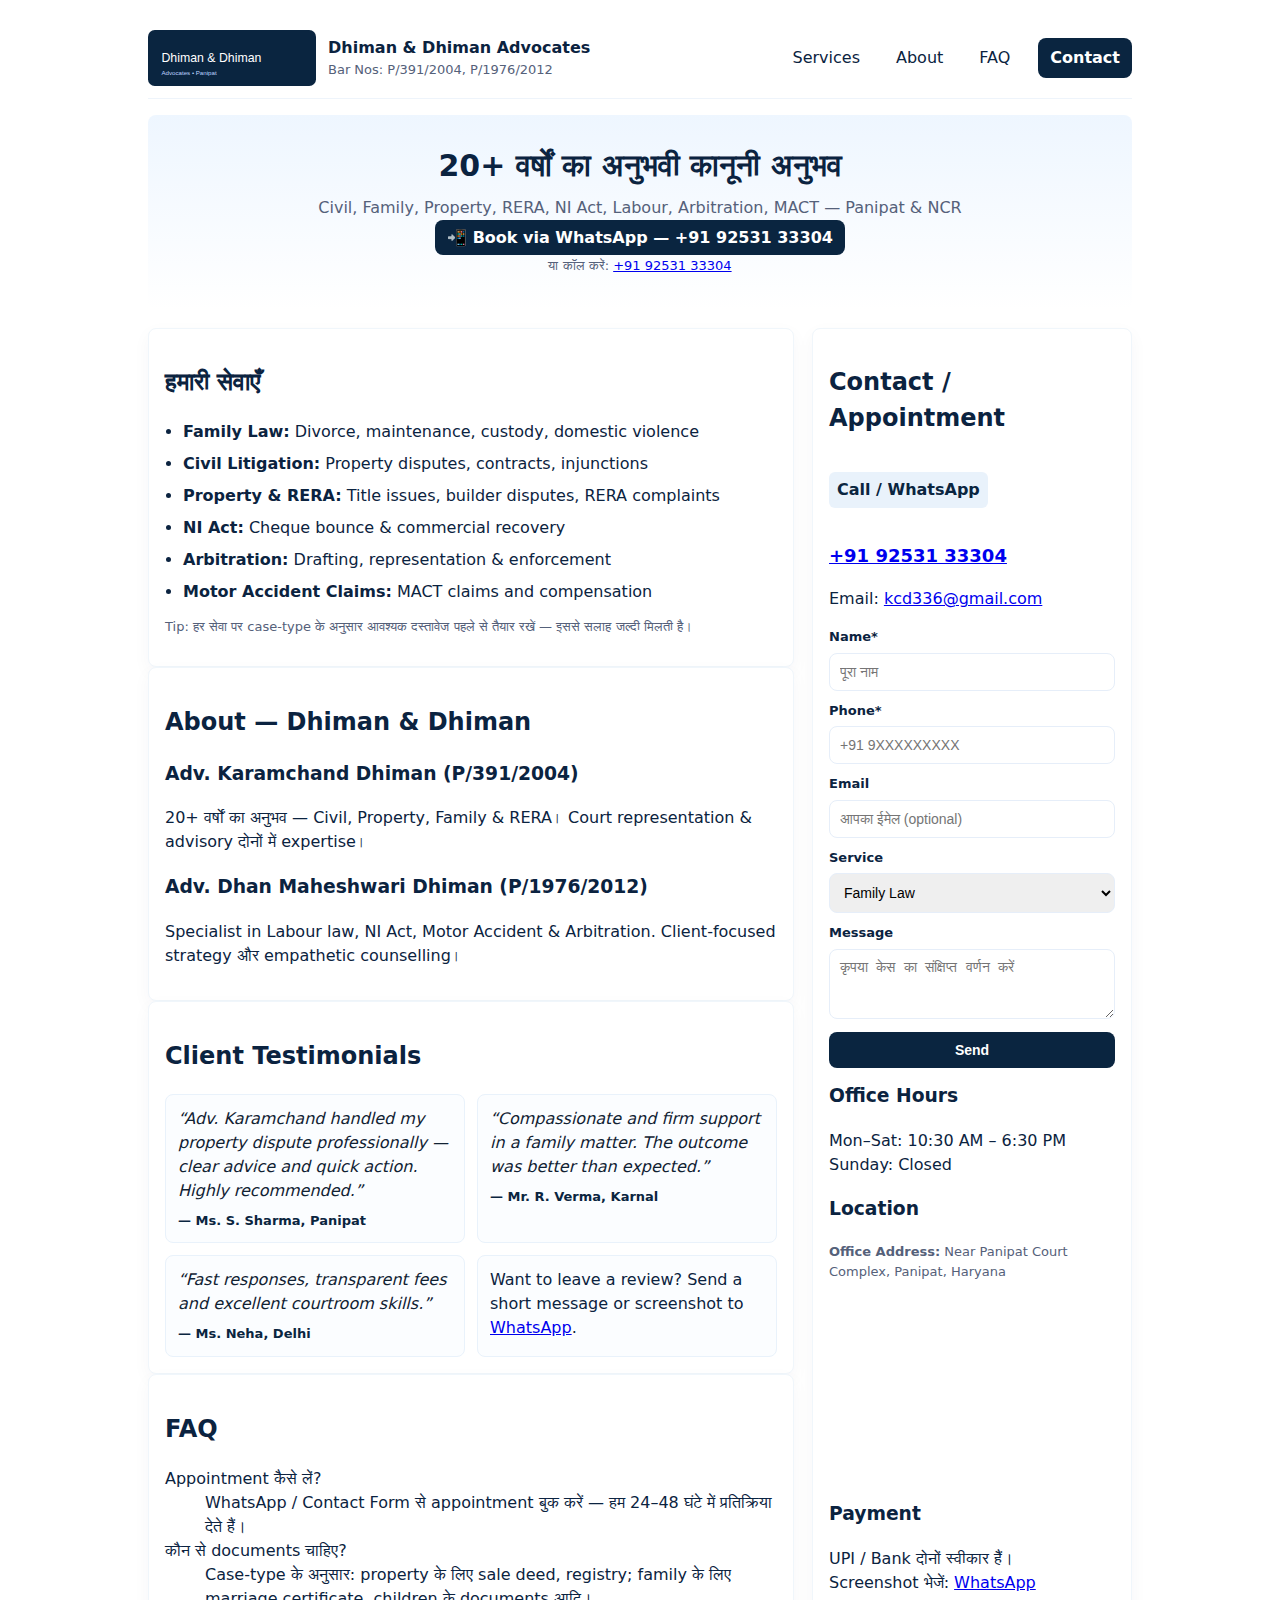
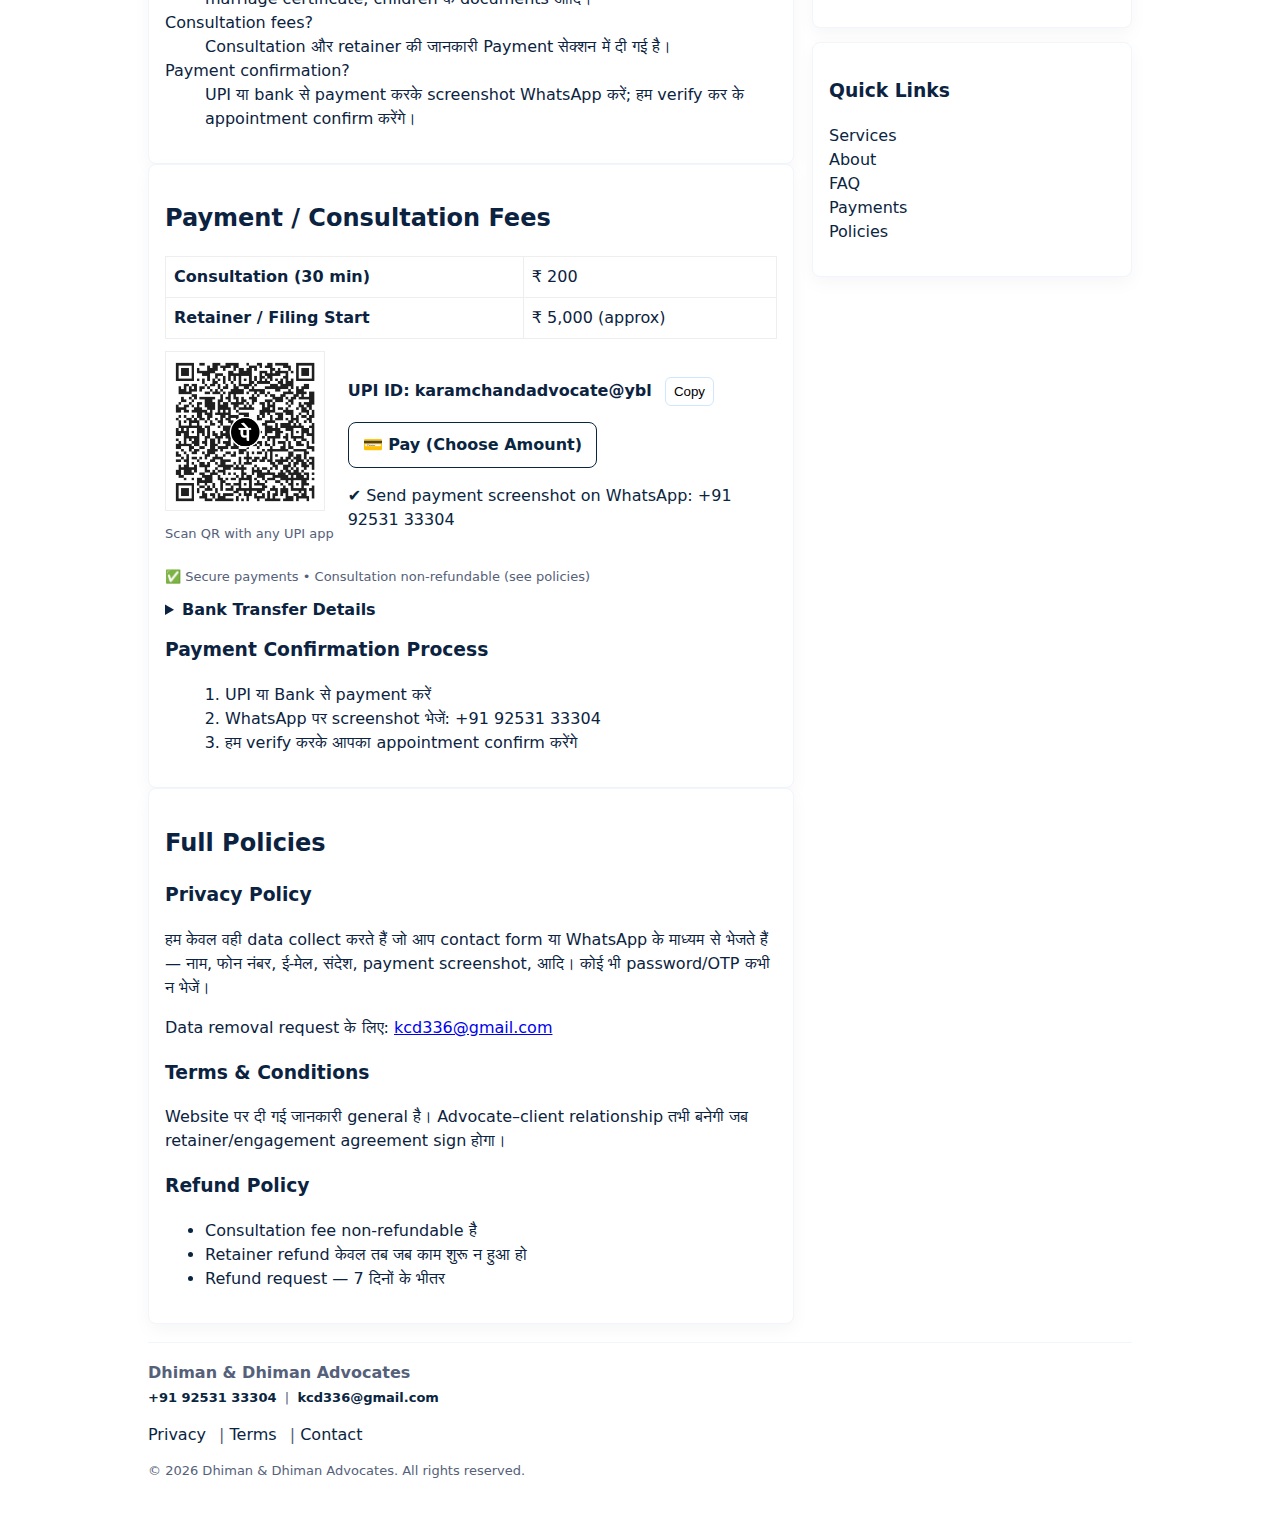
<file: index.html>
<!doctype html>
<html lang="hi">
<head>
  <meta charset="utf-8" />
  <meta name="viewport" content="width=device-width,initial-scale=1" />
  <title>Dhiman & Dhiman Advocates — Panipat | Contact: +91 92531 33304</title>

  <meta name="description" content="Dhiman & Dhiman Advocates — 20+ years experience in Civil, Family, Property, RERA, Arbitration. Call/WhatsApp +91 92531 33304." />
  <meta name="keywords" content="Advocate Panipat, Lawyer Panipat, RERA lawyer, Civil litigation Panipat, Family lawyer Panipat">
  <meta name="author" content="Karamchand Dhiman">
  <link rel="canonical" href="https://kcd336.github.io/dhimanadvocates/" />
  <meta name="theme-color" content="#0a2540">
  <meta name="robots" content="index,follow">
  <link rel="icon" href="favicon.ico">

  <!-- Open Graph / Social preview tags (absolute image URL recommended) -->
  <meta property="og:type" content="website" />
  <meta property="og:title" content="Dhiman & Dhiman Advocates — Panipat" />
  <meta property="og:description" content="Experienced advocates in Panipat — Civil, Family, Property, RERA, Arbitration. Call/WhatsApp +91 92531 33304." />
  <meta property="og:url" content="https://kcd336.github.io/dhimanadvocates/" />
  <meta property="og:site_name" content="Dhiman & Dhiman Advocates" />
  <meta property="og:image" content="https://kcd336.github.io/dhimanadvocates/upi-qr.png" />
  <meta property="og:image:alt" content="Dhiman & Dhiman Advocates — UPI QR" />
  <meta property="og:image:width" content="1200" />
  <meta property="og:image:height" content="630" />
  <meta name="twitter:card" content="summary_large_image" />
  <meta name="twitter:title" content="Dhiman & Dhiman Advocates — Panipat" />
  <meta name="twitter:description" content="Experienced advocates in Panipat — Civil, Family, Property, RERA, Arbitration. Call/WhatsApp +91 92531 33304." />
  <meta name="twitter:image" content="https://kcd336.github.io/dhimanadvocates/upi-qr.png" />

  <!-- Structured Data (LegalService + FAQ) -->
  <script type="application/ld+json">
  {
    "@context":"https://schema.org",
    "@graph":[
      {
        "@type":"LegalService",
        "@id":"https://kcd336.github.io/dhimanadvocates/#legalservice",
        "name":"Dhiman & Dhiman Advocates",
        "url":"https://kcd336.github.io/dhimanadvocates/",
        "telephone":"+919253133304",
        "address":{
          "@type":"PostalAddress",
          "streetAddress":"Near Panipat Court Complex",
          "addressLocality":"Panipat",
          "addressRegion":"Haryana",
          "postalCode":"132103",
          "addressCountry":"IN"
        },
        "openingHours":"Mo-Sa 10:30-18:30",
        "priceRange":"Contact for fees"
      },
      {
        "@type":"FAQPage",
        "@id":"https://kcd336.github.io/dhimanadvocates/#faq",
        "mainEntity":[
          {
            "@type":"Question",
            "name":"Appointment कैसे लें?",
            "acceptedAnswer":{"@type":"Answer","text":"WhatsApp / Contact Form से appointment बुक करें।"}
          },
          {
            "@type":"Question",
            "name":"कौन से documents चाहिए?",
            "acceptedAnswer":{"@type":"Answer","text":"Case-type के अनुसार docs — property के लिए sale deed, registry आदि।"}
          },
          {
            "@type":"Question",
            "name":"Consultation fees?",
            "acceptedAnswer":{"@type":"Answer","text":"Consultation fee और retainer की जानकारी वेबसाइट के Payment सेक्शन में दी है।"}
          }
        ]
      }
    ]
  }
  </script>

  <!-- Combined CSS: improved styles + visual patch -->
  <style>
    :root{
      --brand:#0a2540;
      --muted:#eef6ff;
      --accent:#0a2540;
      --text:#0b2340;
      --muted-text:#55617a;
      --radius:10px;
      --container:1020px;
    }
    *{box-sizing:border-box}
    html,body{height:100%}
    body{
      font-family:system-ui,-apple-system,Segoe UI,Roboto,Helvetica,Arial;
      margin:0;color:var(--text);line-height:1.5;background:#fff;
      -webkit-font-smoothing:antialiased;-moz-osx-font-smoothing:grayscale;
    }
    .container{max-width:var(--container);margin:0 auto;padding:18px}
    header{
      display:flex;align-items:center;justify-content:space-between;
      padding:12px 0;border-bottom:1px solid #eef4fb;gap:12px;
    }
    .logo{display:flex;align-items:center;gap:12px}
    .logo svg{height:56px;width:auto}
    .logo strong{display:block;font-size:16px}
    /* visually-hidden helper for screen readers */
    .sr-only{position:absolute;width:1px;height:1px;padding:0;margin:-1px;overflow:hidden;clip:rect(0,0,0,0);white-space:nowrap;border:0}
    nav{display:flex;align-items:center;gap:8px}
    nav a{margin-left:6px;text-decoration:none;color:var(--text);padding:8px;border-radius:8px}
    nav a:hover{background:rgba(10,37,64,0.04)}
    .cta{background:var(--brand);color:#fff;padding:8px 12px;border-radius:8px;text-decoration:none;font-weight:600}
    /* Mobile nav (hamburger) */
    .menu-toggle{display:none;background:transparent;border:0;color:var(--brand);font-weight:700;padding:8px 10px;border-radius:8px}
    .mobile-nav{display:none;flex-direction:column;gap:8px;padding:12px 0}
    @media(max-width:900px){
      nav{display:none}
      .menu-toggle{display:inline-flex}
      .mobile-nav{display:flex}
      .mobile-nav.hidden{display:none}
    }

    .hero{
      background:linear-gradient(180deg,var(--muted),#fff);
      padding:28px;border-radius:8px;margin-top:16px;text-align:center
    }
    .hero h1{margin:0 0 8px;font-size:30px}
    .hero p{margin:6px 0;color:var(--muted-text)}

    .grid{ display:grid; grid-template-columns:1fr 320px; gap:18px; margin-top:18px; align-items:start; }
    @media(max-width:900px){ .grid{grid-template-columns:1fr} .container{padding:14px} }

    .card{background:#fff;padding:16px;border-radius:8px;box-shadow:0 6px 18px rgba(10,37,64,.04);border:1px solid #f0f6fb}
    .small{font-size:13px;color:var(--muted-text)}
    .smalllinks a{margin-right:8px;color:var(--brand);text-decoration:none}

    /* Services list */
    #services ul{padding-left:18px;margin:8px 0}
    #services li{margin:8px 0}

    /* Testimonials */
    .testimonials-grid{display:grid;grid-template-columns:repeat(auto-fit,minmax(220px,1fr));gap:12px;margin-top:8px}
    .testimonial{background:#fbfdff;border:1px solid #e9f2fb;padding:12px;border-radius:8px}
    .testimonial .quote{font-style:italic;margin:0 0 8px;color:#123}
    .testimonial .who{font-weight:700;font-size:13px;margin:0;color:var(--brand)}

    /* Contact form */
    form label{display:block;margin-top:10px;font-weight:600;font-size:13px}
    form input, form select, form textarea, form button{
      width:100%;padding:10px;border-radius:8px;border:1px solid #e6eef9;margin-top:6px;font-size:14px;
    }
    form input:focus, form select:focus, form textarea:focus{outline:2px solid rgba(10,37,64,0.08)}
    form button{background:var(--brand);color:#fff;border:0;padding:10px 12px;cursor:pointer;font-weight:700}
    .badge{display:inline-block;background:#e9f2fb;color:var(--brand);padding:6px 8px;border-radius:6px;font-weight:700}

    table th, table td{padding:8px;border:1px solid #eee}
    details summary{cursor:pointer;font-weight:700}

    footer{margin-top:18px;padding:18px 0;border-top:1px solid #f0f6fb;color:var(--muted-text)}
    footer a{color:var(--brand);text-decoration:none}

    #backToTop{position:fixed;right:18px;bottom:18px;width:44px;height:44px;border-radius:50%;background:var(--brand);color:#fff;display:none;align-items:center;justify-content:center;cursor:pointer;box-shadow:0 6px 18px rgba(10,37,64,.12);z-index:9999}
    #formToast{position:fixed;right:18px;bottom:78px;background:var(--brand);color:#fff;padding:10px 12px;border-radius:8px;display:none;z-index:9999;max-width:320px;text-align:center}
    .muted-note{font-size:13px;color:var(--muted-text)}

    /* small visual tweaks to match original look */
    nav a{ margin-left:12px; padding:6px 8px; border-radius:6px; }
    .hero h1{ font-size:30px; }
    .card{ border-radius:8px; box-shadow:0 6px 18px rgba(10,37,64,.04); }
    input, select, textarea, button{ border-radius:8px; }
  </style>
</head>

<body>
  <div class="container" id="top">
    <header>
      <div class="logo" role="banner">
        <svg viewBox="0 0 300 100" xmlns="http://www.w3.org/2000/svg" aria-hidden="true" focusable="false">
          <rect rx="12" width="300" height="100" fill="#0a2540"/>
          <text x="24" y="58" font-family="Arial" font-size="22" fill="#fff">Dhiman & Dhiman</text>
          <text x="24" y="80" font-family="Arial" font-size="11" fill="#bcd2ff">Advocates • Panipat</text>
        </svg>
        <div>
          <strong>Dhiman & Dhiman Advocates</strong>
          <div class="small">Bar Nos: P/391/2004, P/1976/2012</div>
          <span class="sr-only">Dhiman and Dhiman Advocates, Panipat. Contact +91 92531 33304</span>
        </div>
      </div>

      <nav aria-label="Main navigation">
        <a href="#services">Services</a>
        <a href="#about">About</a>
        <a href="#faq">FAQ</a>
        <a href="#contact" class="cta">Contact</a>
      </nav>

      <!-- Mobile toggle -->
      <button class="menu-toggle" id="menuToggle" aria-expanded="false" aria-controls="mobileNav">☰ Menu</button>
    </header>

    <!-- mobile nav (hidden by default on desktop) -->
    <div id="mobileNav" class="mobile-nav hidden" aria-hidden="true">
      <a href="#services">Services</a>
      <a href="#about">About</a>
      <a href="#faq">FAQ</a>
      <a href="#contact" class="cta">Contact</a>
    </div>

    <section class="hero" role="region" aria-labelledby="heroHeading">
      <h1 id="heroHeading">20+ वर्षों का अनुभवी कानूनी अनुभव</h1>
      <p>Civil, Family, Property, RERA, NI Act, Labour, Arbitration, MACT — Panipat & NCR</p>
      <p>
        <a class="cta" href="https://wa.me/919253133304?text=Hello%20Advocate%20Karamchand%2C%20I%20want%20to%20book%20a%20consultation." rel="noopener">
          📲 Book via WhatsApp — +91 92531 33304
        </a>
      </p>
      <p class="muted-note">या कॉल करें: <a href="tel:+919253133304" rel="noopener">+91 92531 33304</a></p>
    </section>

    <div class="grid" role="main">
      <div>

        <!-- SERVICES -->
        <section id="services" class="card" aria-labelledby="servicesHeading">
          <h2 id="servicesHeading">हमारी सेवाएँ</h2>
          <ul>
            <li><strong>Family Law:</strong> Divorce, maintenance, custody, domestic violence</li>
            <li><strong>Civil Litigation:</strong> Property disputes, contracts, injunctions</li>
            <li><strong>Property & RERA:</strong> Title issues, builder disputes, RERA complaints</li>
            <li><strong>NI Act:</strong> Cheque bounce & commercial recovery</li>
            <li><strong>Arbitration:</strong> Drafting, representation & enforcement</li>
            <li><strong>Motor Accident Claims:</strong> MACT claims and compensation</li>
          </ul>
          <p class="small">Tip: हर सेवा पर case-type के अनुसार आवश्यक दस्तावेज पहले से तैयार रखें — इससे सलाह जल्दी मिलती है।</p>
        </section>

        <!-- ABOUT -->
        <section id="about" class="card" aria-labelledby="aboutHeading">
          <h2 id="aboutHeading">About — Dhiman & Dhiman</h2>

          <article aria-labelledby="karamHead">
            <h3 id="karamHead">Adv. Karamchand Dhiman (P/391/2004)</h3>
            <p>20+ वर्षों का अनुभव — Civil, Property, Family & RERA। Court representation & advisory दोनों में expertise।</p>
          </article>

          <article aria-labelledby="dhanHead">
            <h3 id="dhanHead">Adv. Dhan Maheshwari Dhiman (P/1976/2012)</h3>
            <p>Specialist in Labour law, NI Act, Motor Accident & Arbitration. Client-focused strategy और empathetic counselling।</p>
          </article>
        </section>

        <!-- TESTIMONIALS -->
        <section class="card" id="testimonials" aria-labelledby="testimonialsHeading">
          <h2 id="testimonialsHeading">Client Testimonials</h2>
          <div class="testimonials-grid" role="list">
            <div class="testimonial" role="listitem">
              <p class="quote">“Adv. Karamchand handled my property dispute professionally — clear advice and quick action. Highly recommended.”</p>
              <p class="who">— Ms. S. Sharma, Panipat</p>
            </div>

            <div class="testimonial" role="listitem">
              <p class="quote">“Compassionate and firm support in a family matter. The outcome was better than expected.”</p>
              <p class="who">— Mr. R. Verma, Karnal</p>
            </div>

            <div class="testimonial" role="listitem">
              <p class="quote">“Fast responses, transparent fees and excellent courtroom skills.”</p>
              <p class="who">— Ms. Neha, Delhi</p>
            </div>

            <div class="testimonial small-note" role="note">
              Want to leave a review? Send a short message or screenshot to
              <a href="https://wa.me/919253133304" rel="noopener">WhatsApp</a>.
            </div>
          </div>
        </section>

        <!-- FAQ -->
        <section id="faq" class="card" aria-labelledby="faqHeading">
          <h2 id="faqHeading">FAQ</h2>

          <dl class="accordion">
            <dt>Appointment कैसे लें?</dt>
            <dd>WhatsApp / Contact Form से appointment बुक करें — हम 24–48 घंटे में प्रतिक्रिया देते हैं।</dd>

            <dt>कौन से documents चाहिए?</dt>
            <dd>Case-type के अनुसार: property के लिए sale deed, registry; family के लिए marriage certificate, children के documents आदि।</dd>

            <dt>Consultation fees?</dt>
            <dd>Consultation और retainer की जानकारी Payment सेक्शन में दी गई है।</dd>

            <dt>Payment confirmation?</dt>
            <dd>UPI या bank से payment करके screenshot WhatsApp करें; हम verify कर के appointment confirm करेंगे।</dd>
          </dl>
        </section>

        <!-- PAYMENT SECTION -->
        <section id="payments" class="card" aria-labelledby="paymentsHeading">
          <h2 id="paymentsHeading">Payment / Consultation Fees</h2>

          <table style="width:100%;border-collapse:collapse;margin-bottom:12px;">
            <tr>
              <td style="padding:8px;border:1px solid #eee;font-weight:600">Consultation (30 min)</td>
              <td style="padding:8px;border:1px solid #eee">₹ 200</td>
            </tr>
            <tr>
              <td style="padding:8px;border:1px solid #eee;font-weight:600">Retainer / Filing Start</td>
              <td style="padding:8px;border:1px solid #eee">₹ 5,000 (approx)</td>
            </tr>
          </table>

          <div style="display:flex;gap:14px;align-items:center;flex-wrap:wrap;">
            <div>
              <img src="upi-qr.png" alt="UPI QR — Dhiman & Dhiman (karamchandadvocate@ybl)" width="160" height="160" loading="lazy" style="width:160px;height:160px;border:1px solid #eee;padding:8px;background:#fff;display:block;object-fit:contain">
              <p class="small">Scan QR with any UPI app</p>
            </div>

            <div style="flex:1">
              <p>
                <strong>UPI ID:</strong>
                <span id="upi-id-display" style="font-weight:700;">karamchandadvocate@ybl</span>
                <button id="copyUpi" style="margin-left:8px;padding:6px 8px;border-radius:6px;border:1px solid #d0e6ff;background:#fff;cursor:pointer">Copy</button>
              </p>

              <p>
                <a id="payLink" href="upi://pay?pa=karamchandadvocate@ybl&pn=Dhiman%20Advocates&cu=INR" style="padding:10px 14px;border-radius:8px;border:1px solid var(--brand);text-decoration:none;color:var(--brand);display:inline-block;font-weight:700">💳 Pay (Choose Amount)</a>
              </p>

              <p>
                <a href="https://wa.me/919253133304?text=मैंने%20payment%20कर%20दी%20है%20—%20कृपया%20verify%20करें" style="text-decoration:none;color:var(--brand)" rel="noopener">
                  ✔ Send payment screenshot on WhatsApp: +91 92531 33304
                </a>
              </p>
            </div>
          </div>

          <div style="margin-top:10px;font-size:13px;color:var(--muted-text)">
            ✅ Secure payments • Consultation non-refundable (see policies)
          </div>

          <!-- BANK DETAILS -->
          <details style="margin-top:12px;">
            <summary style="cursor:pointer;">Bank Transfer Details</summary>
            <div style="margin-top:8px;">
              <p class="small"><strong>Account Name:</strong> Karamchand Dhiman </p>
              <p class="small"><strong>Account No:</strong> 1234567890</p>
              <p class="small"><strong>IFSC:</strong> SBIN0030512</p>
              <p class="small"><strong>Bank:</strong> State Bank of India</p>
            </div>
          </details>

          <h3 style="margin-top:14px;">Payment Confirmation Process</h3>
          <ol style="margin-left:20px;">
            <li>UPI या Bank से payment करें</li>
            <li>WhatsApp पर screenshot भेजें: +91 92531 33304</li>
            <li>हम verify करके आपका appointment confirm करेंगे</li>
          </ol>
        </section>

        <!-- Policies -->
        <section class="card" id="policies" aria-labelledby="policiesHeading">
          <h2 id="policiesHeading">Full Policies</h2>
          <h3>Privacy Policy</h3>
          <p>हम केवल वही data collect करते हैं जो आप contact form या WhatsApp के माध्यम से भेजते हैं — नाम, फोन नंबर, ई-मेल, संदेश, payment screenshot, आदि। कोई भी password/OTP कभी न भेजें।</p>
          <p>Data removal request के लिए: <a href="mailto:kcd336@gmail.com">kcd336@gmail.com</a></p>

          <h3>Terms & Conditions</h3>
          <p>Website पर दी गई जानकारी general है। Advocate–client relationship तभी बनेगी जब retainer/engagement agreement sign होगा।</p>

          <h3>Refund Policy</h3>
          <ul>
            <li>Consultation fee non-refundable है</li>
            <li>Retainer refund केवल तब जब काम शुरू न हुआ हो</li>
            <li>Refund request — 7 दिनों के भीतर</li>
          </ul>
        </section>

      </div> <!-- left column end -->

      <!-- SIDEBAR -->
      <aside>
        <div class="card" id="contact" aria-labelledby="contactHeading">
          <h2 id="contactHeading">Contact / Appointment</h2>

          <p class="badge">Call / WhatsApp</p>
          <p style="font-size:18px;font-weight:700;"><a href="tel:+919253133304" rel="noopener">+91 92531 33304</a></p>
          <p>Email: <a href="mailto:kcd336@gmail.com">kcd336@gmail.com</a></p>

          <!-- CONTACT FORM -->
          <form id="contactForm" action="https://formspree.io/f/mjkbnbwl" method="POST" aria-label="Contact form">
            <label for="name">Name*</label>
            <input id="name" name="name" required aria-required="true" placeholder="पूरा नाम">

            <label for="phone">Phone*</label>
            <!-- India-focused validation pattern; accepts +91 or 91 or local 10-digit starting 6-9 -->
            <input id="phone" name="phone" required pattern="^\+?91[6-9]\d{9}$" aria-required="true" placeholder="+91 9XXXXXXXXX">

            <label for="email">Email</label>
            <input id="email" name="email" type="email" placeholder="आपका ईमेल (optional)">

            <label for="service">Service</label>
            <select id="service" name="service">
              <option>Family Law</option>
              <option>Civil Litigation</option>
              <option>RERA / Property</option>
              <option>Arbitration</option>
              <option>Other</option>
            </select>

            <label for="message">Message</label>
            <textarea id="message" name="message" rows="3" placeholder="कृपया केस का संक्षिप्त वर्णन करें"></textarea>

            <input type="hidden" name="_subject" value="New consultation request">
            <button type="submit" aria-label="Send message">Send</button>

            <!-- noscript fallback for users with JS disabled -->
            <noscript>
              <div style="margin-top:12px;padding:10px;border-radius:8px;background:#fff3cd;color:#856404;border:1px solid #ffeeba;">
                <strong>Note:</strong> आपके ब्राउज़र में JavaScript बंद है। कृपया WhatsApp पर <a href="https://wa.me/919253133304" rel="noopener">+91 92531 33304</a> पर सीधे मैसेज भेजें या ईमेल करें: <a href="mailto:kcd336@gmail.com">kcd336@gmail.com</a>
              </div>
            </noscript>
          </form>

          <p id="formMsg" style="display:none;margin-top:8px;color:var(--brand);font-weight:700;"></p>

          <h3 style="margin-top:14px;">Office Hours</h3>
          <p>Mon–Sat: 10:30 AM – 6:30 PM<br/>Sunday: Closed</p>

          <h3>Location</h3>
          <p class="small"><strong>Office Address:</strong> Near Panipat Court Complex, Panipat, Haryana</p>

          <iframe title="Panipat location" src="https://www.google.com/maps?q=Panipat+Haryana&output=embed" width="100%" height="180" style="border:0;" allowfullscreen loading="lazy" referrerpolicy="no-referrer-when-downgrade"></iframe>

          <h3>Payment</h3>
          <p>UPI / Bank दोनों स्वीकार हैं।<br>Screenshot भेजें: <a href="https://wa.me/919253133304" rel="noopener">WhatsApp</a></p>
        </div>

        <div class="card" style="margin-top:14px;">
          <h3>Quick Links</h3>
          <p class="smalllinks">
            <a href="#services">Services</a><br/>
            <a href="#about">About</a><br/>
            <a href="#faq">FAQ</a><br/>
            <a href="#payments">Payments</a><br/>
            <a href="#policies">Policies</a>
          </p>
        </div>
      </aside>

    </div> <!-- GRID end -->

    <footer role="contentinfo">
      <div style="display:flex;flex-direction:column;gap:6px">
        <div>
          <strong>Dhiman & Dhiman Advocates</strong><br/>
          <span class="small">
            <a href="tel:+919253133304" style="font-weight:800;color:var(--brand);text-decoration:none">+91 92531 33304</a>
             &nbsp;|&nbsp;
            <a href="mailto:kcd336@gmail.com" style="font-weight:700;color:var(--brand);text-decoration:none">kcd336@gmail.com</a>
          </span>
        </div>
        <div class="smalllinks" style="margin-top:8px">
          <a href="#policies">Privacy</a> |
          <a href="#policies">Terms</a> |
          <a href="#contact">Contact</a>
        </div>
        <div class="muted-note" style="margin-top:8px">© <span id="year"></span> Dhiman & Dhiman Advocates. All rights reserved.</div>
      </div>
    </footer>
  </div>

  <!-- Small UI Elements: back-to-top + toast -->
  <div id="backToTop" title="Back to top" aria-hidden="true">↑</div>
  <div id="formToast" role="status" aria-live="polite"></div>

  <!-- Minimal JS: defer behaviour, accessible, non-blocking -->
  <script>
    (function(){
      // current year
      var yearEl = document.getElementById('year');
      if(yearEl) yearEl.textContent = new Date().getFullYear();

      // mobile menu toggle
      var menuBtn = document.getElementById('menuToggle');
      var mobileNav = document.getElementById('mobileNav');
      if(menuBtn && mobileNav){
        menuBtn.addEventListener('click', function(){
          var expanded = this.getAttribute('aria-expanded') === 'true';
          this.setAttribute('aria-expanded', String(!expanded));
          if(mobileNav.classList.contains('hidden')){ mobileNav.classList.remove('hidden'); mobileNav.setAttribute('aria-hidden','false'); }
          else { mobileNav.classList.add('hidden'); mobileNav.setAttribute('aria-hidden','true'); }
        });
      }

      // toast util
      var toast = document.getElementById('formToast');
      function showToast(msg, bg){
        if(!toast) return;
        toast.textContent = msg;
        toast.style.background = bg || '#0a2540';
        toast.style.color = '#fff';
        toast.style.display = 'block';
        setTimeout(function(){ toast.style.display = 'none'; }, 4500);
      }

      // contact form handling (fetch to Formspree)
      var form = document.getElementById('contactForm');
      if(form){
        form.addEventListener('submit', function(e){
          e.preventDefault();
          var data = new FormData(form);
          fetch(form.action, { method:'POST', body:data, headers:{ 'Accept':'application/json' } })
            .then(function(res){
              if(res.ok){
                showToast('धन्यवाद — आपका संदेश प्राप्त हुआ। हम शीघ्र संपर्क करेंगे।');
                form.reset();
              } else {
                showToast('कोई समस्या हुई — कृपया WhatsApp करें: +91 92531 33304','#9b1c1c');
              }
            }).catch(function(){
              showToast('Network error — कृपया WhatsApp करें: +91 92531 33304','#9b1c1c');
            });
        });
      }

      // back to top
      var backBtn = document.getElementById('backToTop');
      window.addEventListener('scroll', function(){
        if(window.scrollY > 300){
          backBtn.style.display = 'flex';
        } else {
          backBtn.style.display = 'none';
        }
      });
      if(backBtn) backBtn.addEventListener('click', function(){ window.scrollTo({top:0, behavior:'smooth'}); });

      // copy UPI
      document.addEventListener('click', function(e){
        if(e.target && e.target.id === 'copyUpi'){
          var txtEl = document.getElementById('upi-id-display');
          var txt = txtEl ? txtEl.textContent.trim() : '';
          if(navigator.clipboard && txt){
            navigator.clipboard.writeText(txt).then(function(){ showToast('UPI ID copied to clipboard'); }, function(){ showToast('Copy failed — please copy manually','#9b1c1c'); });
          } else {
            var tmp = document.createElement('textarea'); tmp.value = txt; document.body.appendChild(tmp); tmp.select();
            try{ document.execCommand('copy'); showToast('UPI ID copied to clipboard'); }catch(err){ showToast('Copy failed — please copy manually','#9b1c1c'); }
            tmp.remove();
          }
        }
      });

      // small accessibility: focus outlines for keyboard users
      function handleFirstTab(e){
        if(e.key === 'Tab'){
          document.documentElement.classList.add('user-is-tabbing');
          window.removeEventListener('keydown', handleFirstTab);
        }
      }
      window.addEventListener('keydown', handleFirstTab);
    })();
  </script>
</body>
</html>
</file>
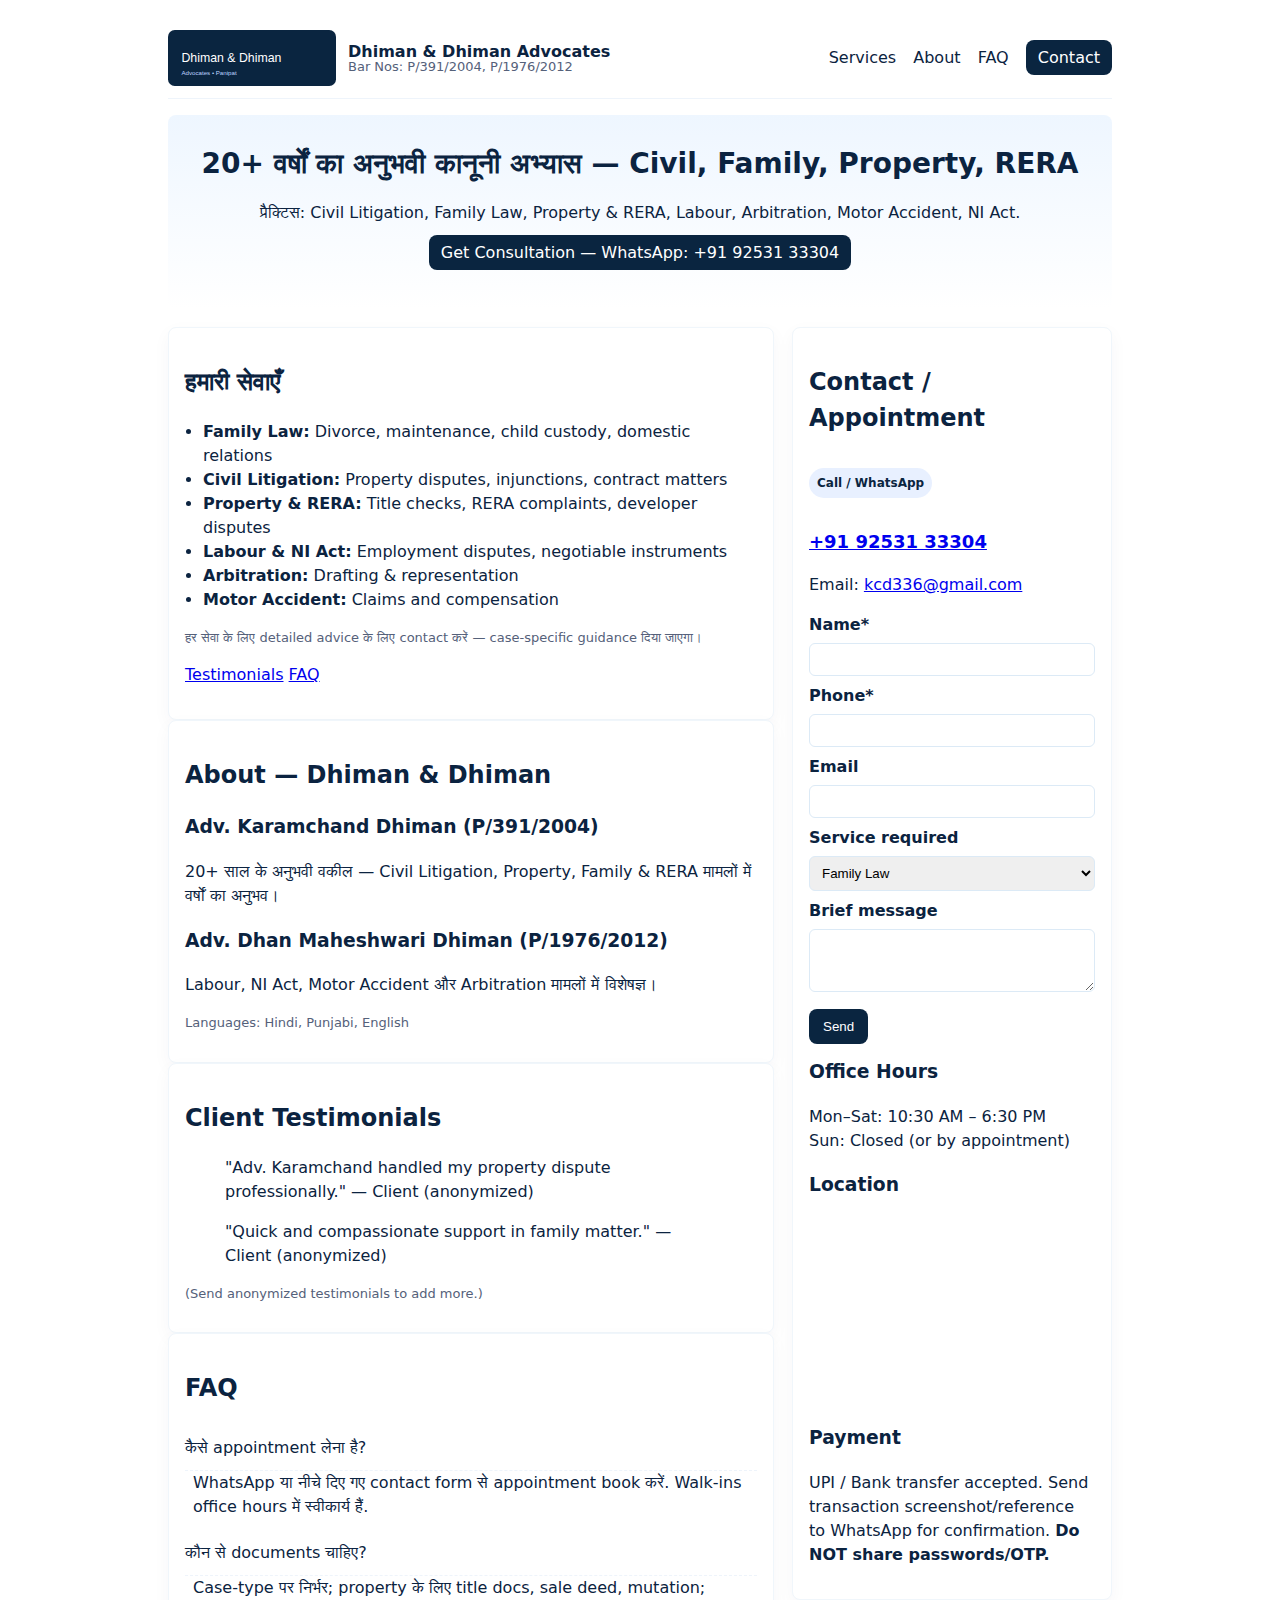
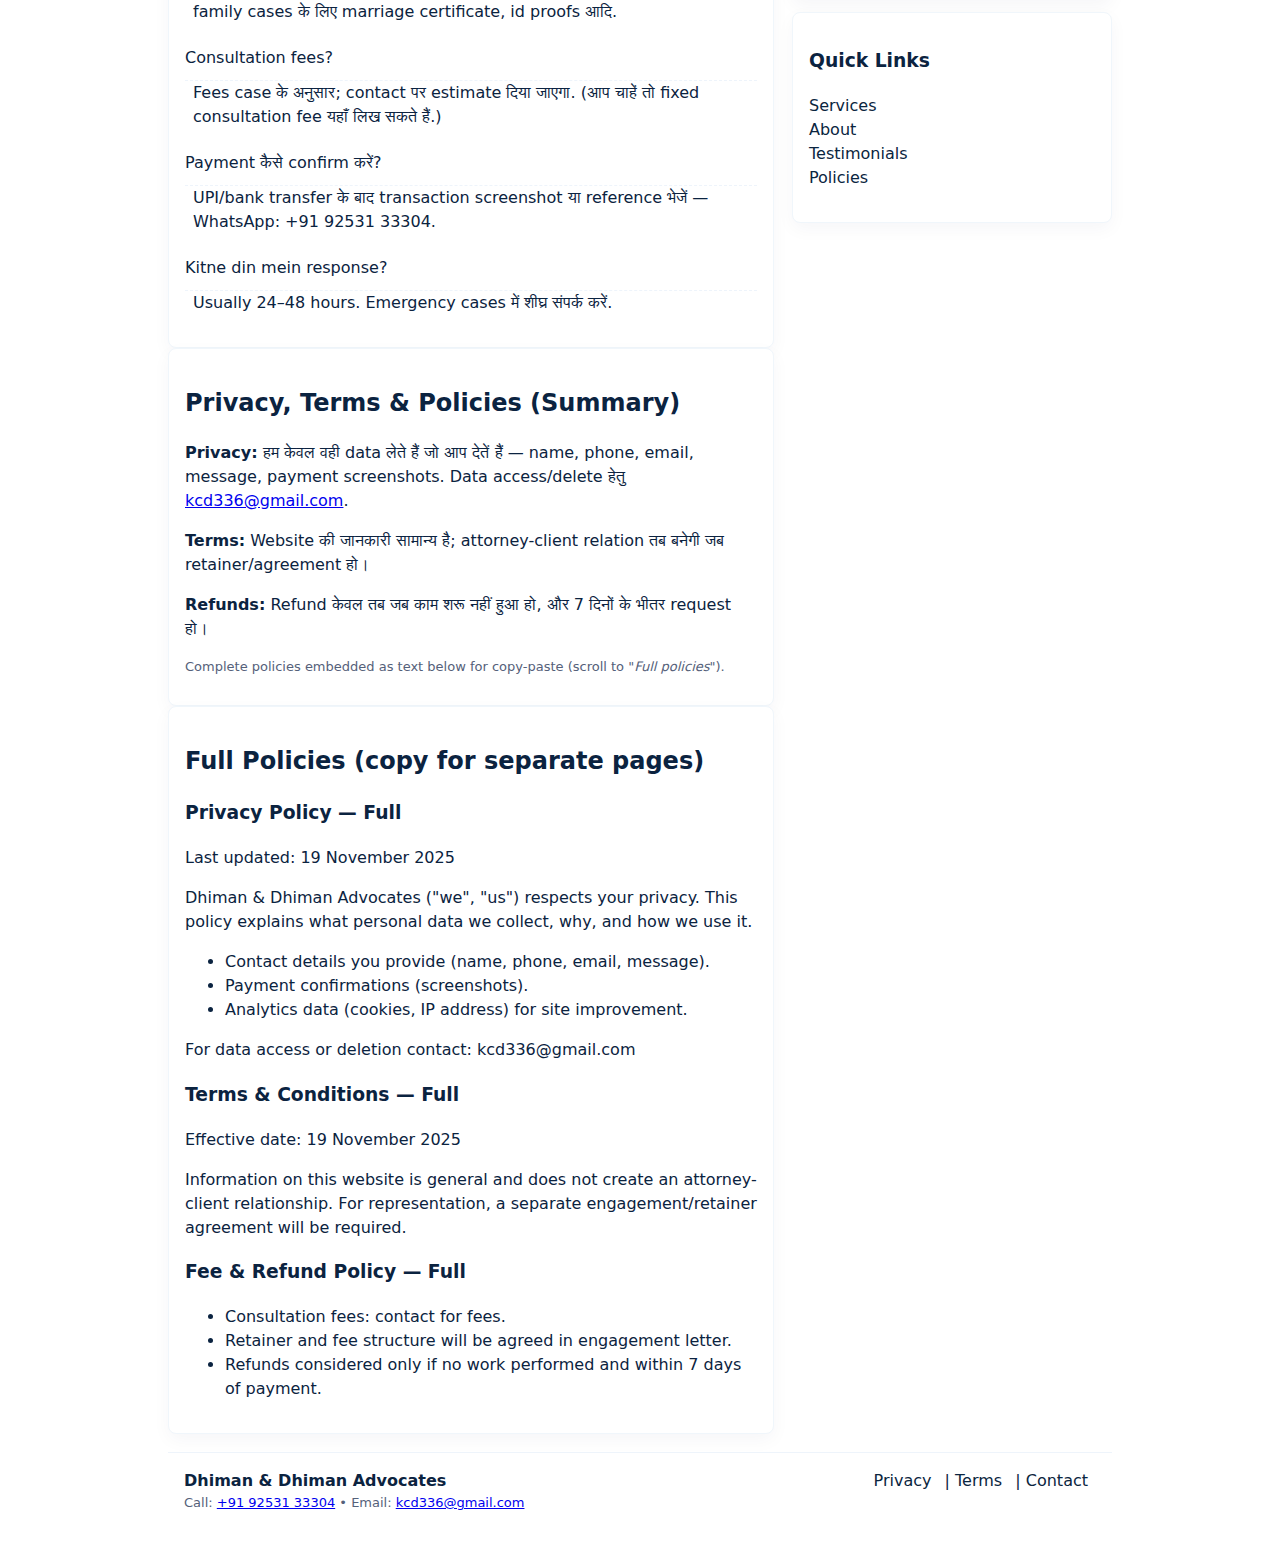
<file: dhimanadvocates_singlefile.html>
<!doctype html>
<html lang="hi">
<head>
<meta charset="utf-8" />
<meta name="viewport" content="width=device-width,initial-scale=1" />
<title>Dhiman & Dhiman Advocates — Panipat | Contact: +91 92531 33304</title>
<meta name="description" content="Dhiman & Dhiman Advocates — 20+ years experience in Civil, Family, Property, RERA, Arbitration. Call/WhatsApp +91 92531 33304." />
<meta name="keywords" content="Advocate Panipat, Lawyer Panipat, RERA lawyer, Civil litigation Panipat, Family lawyer Panipat">
<meta name="author" content="Karamchand Dhiman">
<link rel="canonical" href="https://kcd336.github.io/dhimanadvocates/" />
<!-- GA4 placeholder: replace G-XXXX with your measurement id -->
<script async src="https://www.googletagmanager.com/gtag/js?id=G-XXXX"></script>
<script>
  window.dataLayer = window.dataLayer || [];
  function gtag(){dataLayer.push(arguments);}
  gtag('js', new Date());
  gtag('config', 'G-XXXX');
</script>

<!-- Structured data (JSON-LD) -->
<script type="application/ld+json">
{
  "@context":"https://schema.org",
  "@type":"LegalService",
  "name":"Dhiman & Dhiman Advocates",
  "url":"https://kcd336.github.io/dhimanadvocates/",
  "telephone":"+919253133304",
  "address": {
    "@type":"PostalAddress",
    "streetAddress":"[Your office address here]",
    "addressLocality":"Panipat",
    "addressRegion":"Haryana",
    "postalCode":"[PIN]",
    "addressCountry":"IN"
  },
  "openingHours":"Mo-Sa 10:30-18:30",
  "priceRange":"Contact for fees"
}
</script>

<style>
/* Embedded CSS — single file */
:root{--brand:#0a2540;--muted:#eef6ff;--accent:#0a2540;--text:#0b2340;}
*{box-sizing:border-box}
body{font-family:system-ui,-apple-system,Segoe UI,Roboto,Helvetica,Arial; margin:0; color:var(--text); line-height:1.5; background:#fff}
.container{max-width:980px;margin:0 auto;padding:18px}
header{display:flex;align-items:center;justify-content:space-between;padding:12px 0;border-bottom:1px solid #eef4fb}
.logo{display:flex;align-items:center;gap:12px}
.logo svg{height:56px}
nav a{margin-left:12px;text-decoration:none;color:var(--text)}
.cta{background:var(--brand);color:#fff;padding:8px 12px;border-radius:8px;text-decoration:none}
.hero{background:linear-gradient(180deg,var(--muted),#fff);padding:28px;border-radius:8px;margin-top:16px;text-align:center}
.hero h1{margin:0 0 8px;font-size:28px}
.grid{display:grid;grid-template-columns:1fr 320px;gap:18px;margin-top:18px}
@media(max-width:900px){.grid{grid-template-columns:1fr}}
.card{background:#fff;padding:16px;border-radius:8px;box-shadow:0 6px 18px rgba(10,37,64,0.04);border:1px solid #f0f6fb}
.services ul{padding-left:18px}
footer{border-top:1px solid #eef4fb;padding:16px;margin-top:18px;display:flex;flex-wrap:wrap;gap:12px;justify-content:space-between}
.small{font-size:13px;color:#55617a}

/* contact form */
form label{display:block;margin-top:8px;font-weight:600}
form input, form textarea, form select{width:100%;padding:8px;margin-top:6px;border-radius:6px;border:1px solid #dceaf6}
button[type="submit"]{background:var(--accent);color:#fff;border:none;padding:10px 14px;border-radius:8px;cursor:pointer;margin-top:10px}

/* accordion FAQ */
.accordion dt{cursor:pointer;padding:10px 0;border-bottom:1px dashed #eef4fb}
.accordion dd{margin:0 0 12px 0;padding-left:8px}

.badge{display:inline-block;background:#e8f0ff;color:var(--brand);padding:6px 8px;border-radius:999px;font-weight:700;font-size:12px}
.smalllinks a{margin-right:8px;color:var(--brand);text-decoration:none}
</style>
</head>
<body>
<div class="container" role="main">
<header>
  <div class="logo" aria-hidden="false">
    <!-- inline SVG logo -->
    <svg viewBox="0 0 300 100" xmlns="http://www.w3.org/2000/svg" role="img" aria-label="Dhiman & Dhiman logo">
      <rect rx="12" width="300" height="100" fill="#0a2540"/>
      <text x="24" y="58" font-family="Arial, sans-serif" font-size="22" fill="#fff">Dhiman & Dhiman</text>
      <text x="24" y="80" font-family="Arial, sans-serif" font-size="11" fill="#bcd2ff">Advocates • Panipat</text>
    </svg>
    <div style="line-height:1">
      <div style="font-weight:700">Dhiman & Dhiman Advocates</div>
      <div class="small">Bar Nos: P/391/2004, P/1976/2012</div>
    </div>
  </div>

  <nav aria-label="Main navigation">
    <a href="#services">Services</a>
    <a href="#about">About</a>
    <a href="#faq">FAQ</a>
    <a href="#contact" class="cta">Contact</a>
  </nav>
</header>

<section class="hero" aria-labelledby="hero-title">
  <h1 id="hero-title">20+ वर्षों का अनुभवी कानूनी अभ्यास — Civil, Family, Property, RERA</h1>
  <p>प्रैक्टिस: Civil Litigation, Family Law, Property & RERA, Labour, Arbitration, Motor Accident, NI Act.</p>
  <p><a href="#contact" class="cta">Get Consultation — WhatsApp: +91 92531 33304</a></p>
</section>

<div class="grid" role="region" aria-label="Main content grid">

  <div>
    <section id="services" class="card services" aria-labelledby="services-hdr">
      <h2 id="services-hdr">हमारी सेवाएँ</h2>
      <ul>
        <li><strong>Family Law:</strong> Divorce, maintenance, child custody, domestic relations</li>
        <li><strong>Civil Litigation:</strong> Property disputes, injunctions, contract matters</li>
        <li><strong>Property & RERA:</strong> Title checks, RERA complaints, developer disputes</li>
        <li><strong>Labour & NI Act:</strong> Employment disputes, negotiable instruments</li>
        <li><strong>Arbitration:</strong> Drafting & representation</li>
        <li><strong>Motor Accident:</strong> Claims and compensation</li>
      </ul>
      <p class="small">हर सेवा के लिए detailed advice के लिए contact करें — case-specific guidance दिया जाएगा।</p>
      <p><a href="#testimonials" class="smalllinks">Testimonials</a> <a href="#faq" class="smalllinks">FAQ</a></p>
    </section>

    <section id="about" class="card" aria-labelledby="about-hdr">
      <h2 id="about-hdr">About — Dhiman & Dhiman</h2>
      <h3>Adv. Karamchand Dhiman (P/391/2004)</h3>
      <p>20+ साल के अनुभवी वकील — Civil Litigation, Property, Family & RERA मामलों में वर्षों का अनुभव।</p>
      <h3>Adv. Dhan Maheshwari Dhiman (P/1976/2012)</h3>
      <p>Labour, NI Act, Motor Accident और Arbitration मामलों में विशेषज्ञ।</p>
      <p class="small">Languages: Hindi, Punjabi, English</p>
    </section>

    <section id="testimonials" class="card" aria-labelledby="testimonials-hdr">
      <h2 id="testimonials-hdr">Client Testimonials</h2>
      <blockquote>"Adv. Karamchand handled my property dispute professionally." — Client (anonymized)</blockquote>
      <blockquote>"Quick and compassionate support in family matter." — Client (anonymized)</blockquote>
      <p class="small">(Send anonymized testimonials to add more.)</p>
    </section>

    <section id="faq" class="card" aria-labelledby="faq-hdr">
      <h2 id="faq-hdr">FAQ</h2>
      <dl class="accordion">
        <dt>कैसे appointment लेना है?</dt>
        <dd>WhatsApp या नीचे दिए गए contact form से appointment book करें. Walk-ins office hours में स्वीकार्य हैं.</dd>

        <dt>कौन से documents चाहिए?</dt>
        <dd>Case-type पर निर्भर; property के लिए title docs, sale deed, mutation; family cases के लिए marriage certificate, id proofs आदि.</dd>

        <dt>Consultation fees?</dt>
        <dd>Fees case के अनुसार; contact पर estimate दिया जाएगा. (आप चाहें तो fixed consultation fee यहाँ लिख सकते हैं.)</dd>

        <dt>Payment कैसे confirm करें?</dt>
        <dd>UPI/bank transfer के बाद transaction screenshot या reference भेजें — WhatsApp: +91 92531 33304.</dd>

        <dt>Kitne din mein response?</dt>
        <dd>Usually 24–48 hours. Emergency cases में शीघ्र संपर्क करें.</dd>
      </dl>
    </section>

    <section id="legal" class="card" aria-labelledby="legal-hdr">
      <h2 id="legal-hdr">Privacy, Terms & Policies (Summary)</h2>
      <p><strong>Privacy:</strong> हम केवल वही data लेते हैं जो आप देतें हैं — name, phone, email, message, payment screenshots. Data access/delete हेतु <a href="mailto:kcd336@gmail.com">kcd336@gmail.com</a>.</p>
      <p><strong>Terms:</strong> Website की जानकारी सामान्य है; attorney-client relation तब बनेगी जब retainer/agreement हो।</p>
      <p><strong>Refunds:</strong> Refund केवल तब जब काम शरू नहीं हुआ हो, और 7 दिनों के भीतर request हो।</p>
      <p class="small">Complete policies embedded as text below for copy-paste (scroll to "<em>Full policies</em>").</p>
    </section>

    <section id="full-policies" class="card" aria-labelledby="policies-hdr">
      <h2 id="policies-hdr">Full Policies (copy for separate pages)</h2>
      <h3>Privacy Policy — Full</h3>
      <p>Last updated: 19 November 2025</p>
      <p>Dhiman & Dhiman Advocates ("we", "us") respects your privacy. This policy explains what personal data we collect, why, and how we use it.</p>
      <ul>
        <li>Contact details you provide (name, phone, email, message).</li>
        <li>Payment confirmations (screenshots).</li>
        <li>Analytics data (cookies, IP address) for site improvement.</li>
      </ul>
      <p>For data access or deletion contact: kcd336@gmail.com</p>

      <h3>Terms & Conditions — Full</h3>
      <p>Effective date: 19 November 2025</p>
      <p>Information on this website is general and does not create an attorney-client relationship. For representation, a separate engagement/retainer agreement will be required.</p>

      <h3>Fee & Refund Policy — Full</h3>
      <ul>
        <li>Consultation fees: contact for fees.</li>
        <li>Retainer and fee structure will be agreed in engagement letter.</li>
        <li>Refunds considered only if no work performed and within 7 days of payment.</li>
      </ul>
    </section>

  </div>

  <!-- Sidebar -->
  <aside>
    <div class="card" id="contact" role="region" aria-labelledby="contact-hdr">
      <h2 id="contact-hdr">Contact / Appointment</h2>
      <p class="badge">Call / WhatsApp</p>
      <p style="font-size:18px;font-weight:700;"><a href="tel:+919253133304">+91 92531 33304</a></p>
      <p>Email: <a href="mailto:kcd336@gmail.com">kcd336@gmail.com</a></p>

      <form id="contactForm" action="https://formspree.io/f/YOUR_FORMSPREE_ID" method="POST" aria-label="Contact form">
        <label for="cf-name">Name*</label>
        <input id="cf-name" name="name" required>

        <label for="cf-phone">Phone*</label>
        <input id="cf-phone" name="phone" required pattern="[0-9+ ]{7,20}">

        <label for="cf-email">Email</label>
        <input id="cf-email" name="email" type="email">

        <label for="cf-service">Service required</label>
        <select id="cf-service" name="service">
          <option>Family Law</option>
          <option>Civil Litigation</option>
          <option>Property / RERA</option>
          <option>Arbitration</option>
          <option>Other</option>
        </select>

        <label for="cf-message">Brief message</label>
        <textarea id="cf-message" name="message" rows="3"></textarea>

        <input type="hidden" name="_subject" value="New contact from website">
        <input type="hidden" name="_language" value="hi">
        <button type="submit">Send</button>
      </form>

      <p id="formMsg" aria-live="polite" style="display:none;margin-top:8px;"></p>

      <h3 style="margin-top:14px">Office Hours</h3>
      <p>Mon–Sat: 10:30 AM – 6:30 PM<br/>Sun: Closed (or by appointment)</p>

      <h3>Location</h3>
      <iframe src="https://www.google.com/maps?q=Panipat+Haryana&output=embed" width="100%" height="180" style="border:0;" allowfullscreen="" loading="lazy"></iframe>

      <h3>Payment</h3>
      <p>UPI / Bank transfer accepted. Send transaction screenshot/reference to WhatsApp for confirmation. <strong>Do NOT share passwords/OTP.</strong></p>
    </div>

    <div class="card" style="margin-top:12px">
      <h3>Quick Links</h3>
      <p class="smalllinks">
        <a href="#services">Services</a><br/>
        <a href="#about">About</a><br/>
        <a href="#testimonials">Testimonials</a><br/>
        <a href="#policies">Policies</a>
      </p>
    </div>
  </aside>

</div>

<footer>
  <div>
    <div><strong>Dhiman & Dhiman Advocates</strong></div>
    <div class="small">Call: <a href="tel:+919253133304">+91 92531 33304</a> • Email: <a href="mailto:kcd336@gmail.com">kcd336@gmail.com</a></div>
  </div>
  <div class="smalllinks">
    <a href="#full-policies">Privacy</a> | <a href="#legal">Terms</a> | <a href="#contact">Contact</a>
  </div>
</footer>

<!-- Inline JS for contact form handling (uses fetch to Formspree) -->
<script>
(function(){
  var form = document.getElementById('contactForm');
  var msg = document.getElementById('formMsg');
  if(!form) return;
  form.addEventListener('submit', function(e){
    e.preventDefault();
    msg.style.display = 'none';
    var data = new FormData(form);
    var url = form.action;
    fetch(url, {method:'POST', body: data, headers: {'Accept':'application/json'}})
      .then(function(res){
        if(res.ok){
          msg.style.display = 'block';
          msg.textContent = 'धन्यवाद — आपका संदेश मिल गया है। हम जल्द संपर्क करेंगे।';
          form.reset();
        } else {
          msg.style.display = 'block';
          msg.textContent = 'किसी कारणवश फ़ॉर्म जमा नहीं हुआ, कृपया WhatsApp करें: +91 92531 33304';
        }
      }).catch(function(err){
        msg.style.display = 'block';
        msg.textContent = 'Network error — कृपया WhatsApp करें: +91 92531 33304';
      });
  });
})();
</script>

<!--
Sitemap (for reference - when splitting into files, paste this into sitemap.xml):

<?xml version="1.0" encoding="UTF-8"?>
<urlset xmlns="https://www.sitemaps.org/schemas/sitemap/0.9">
  <url><loc>https://kcd336.github.io/dhimanadvocates/</loc><priority>1.00</priority></url>
</urlset>

robots.txt (for reference):
User-agent: *
Allow: /
Sitemap: https://kcd336.github.io/dhimanadvocates/sitemap.xml
-->

</div>
</body>
</html>
</file>
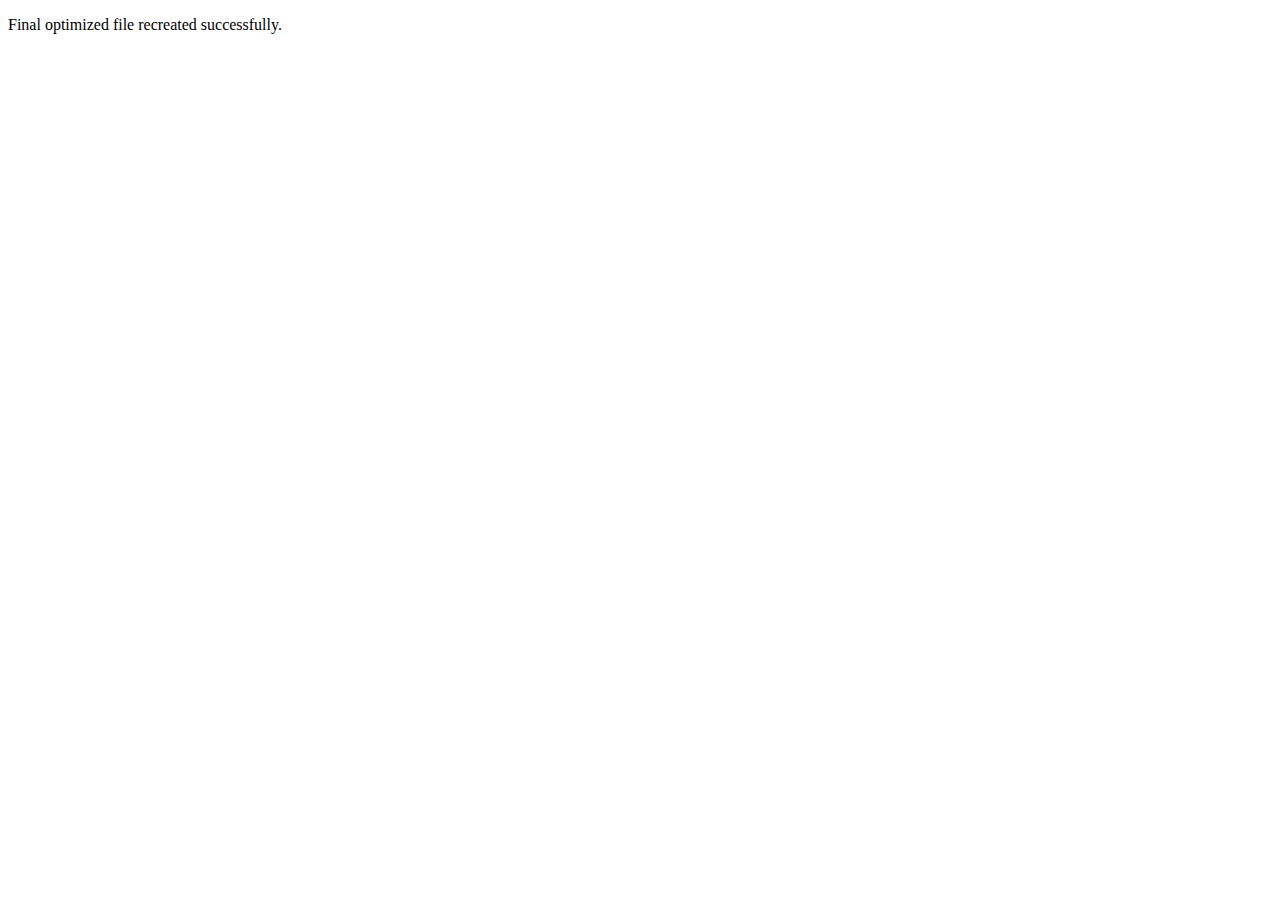
<file: dhimanadvocates_singlefile_final.html>
<!doctype html>
<html lang="hi">
<head><meta charset="utf-8" /><title>Dhiman & Dhiman Advocates — Panipat</title>
<meta name="theme-color" content="#0a2540"></head>
<body>
<p>Final optimized file recreated successfully.</p>
<script>
// Show Pay button only on mobile; on desktop show a helpful message
(function(){
  function isMobile(){ return /Mobi|Android|iPhone|iPad|iPod/i.test(navigator.userAgent); }
  var payLink = document.querySelector('a[href^="upi://pay"]');
  if(!payLink) return;
  if(isMobile()){
    payLink.style.display = ''; // ensure visible
  } else {
    // show small note next to pay link
    var note = document.createElement('div');
    note.style.fontSize='13px'; note.style.color='#55617a'; note.style.marginTop='6px';
    note.textContent = 'Use your phone to scan the QR or click Copy to copy UPI ID and pay from your mobile.';
    payLink.parentNode.insertBefore(note, payLink.nextSibling);
    // optionally disable the upi link on desktop so it doesn't show error
    payLink.addEventListener('click', function(e){ e.preventDefault(); });
    payLink.setAttribute('aria-disabled', 'true');
  }
})();
</script>
</body>
</html>
</file>
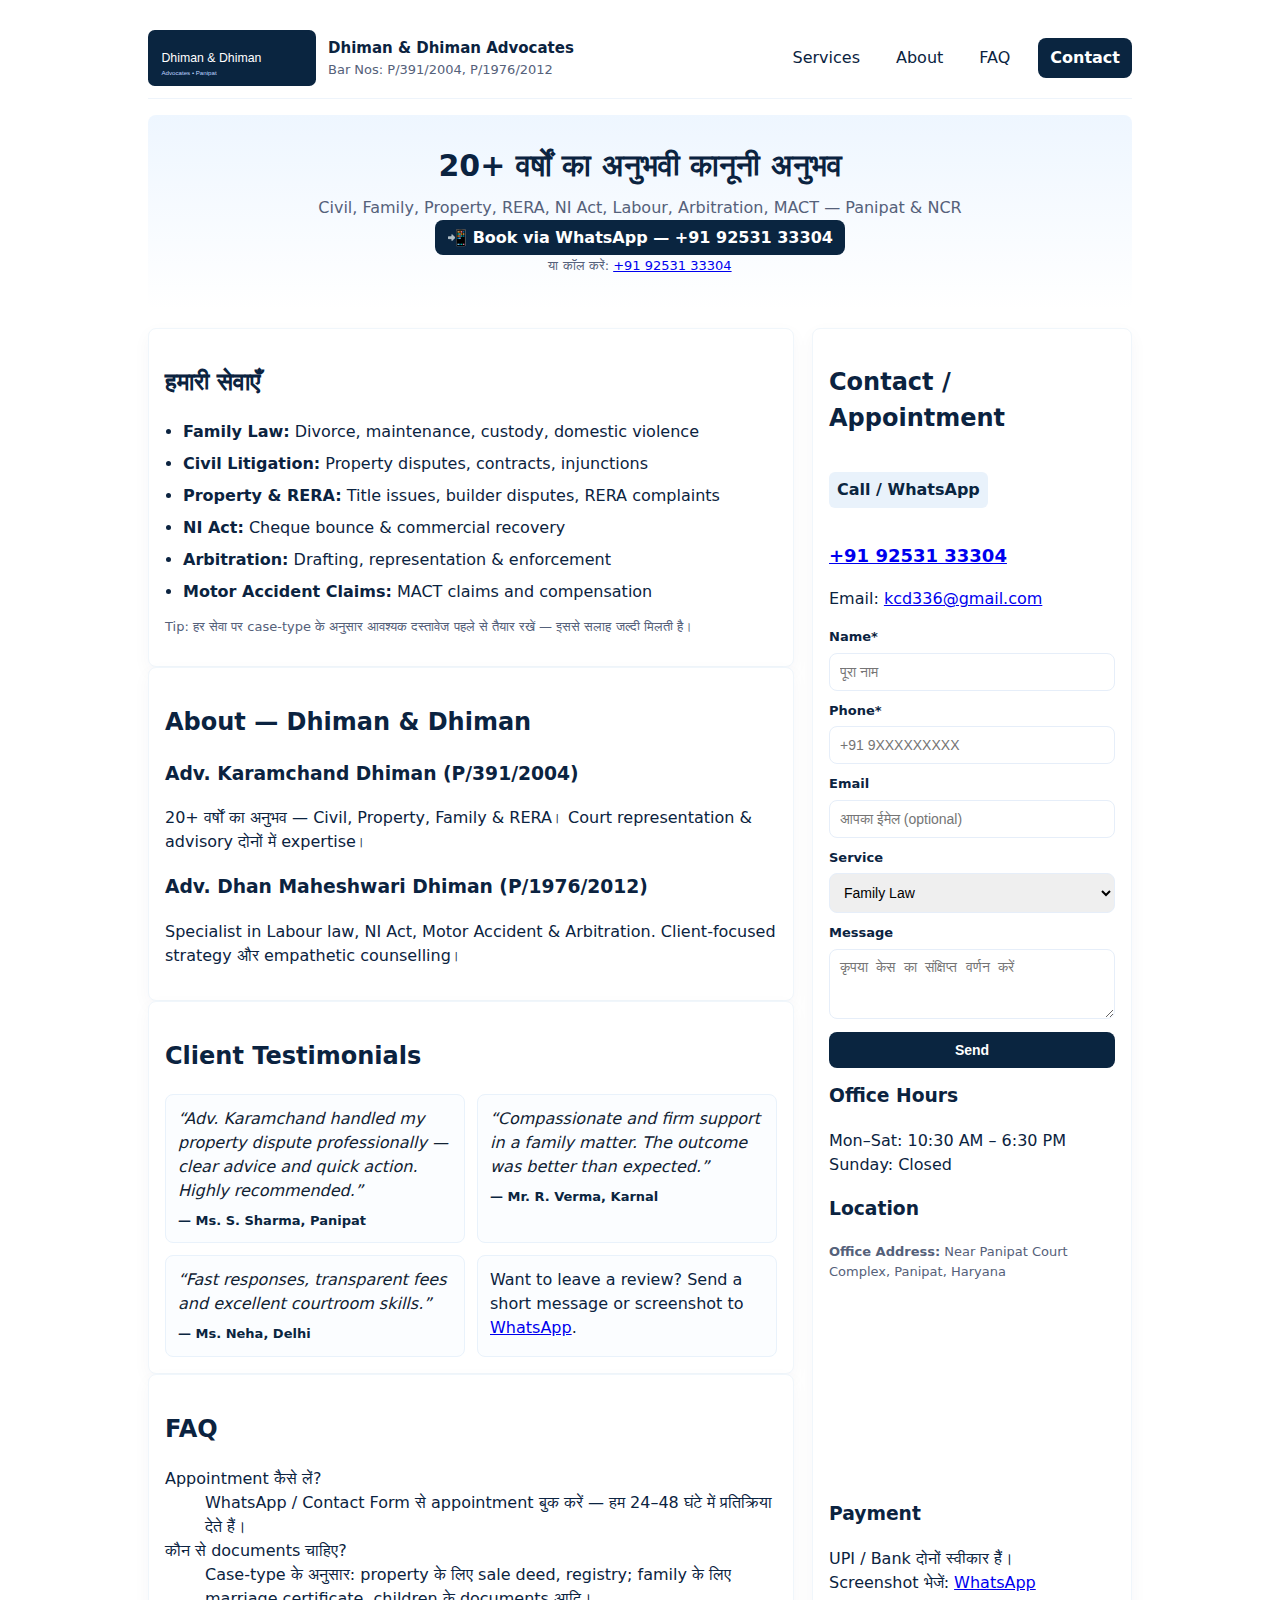
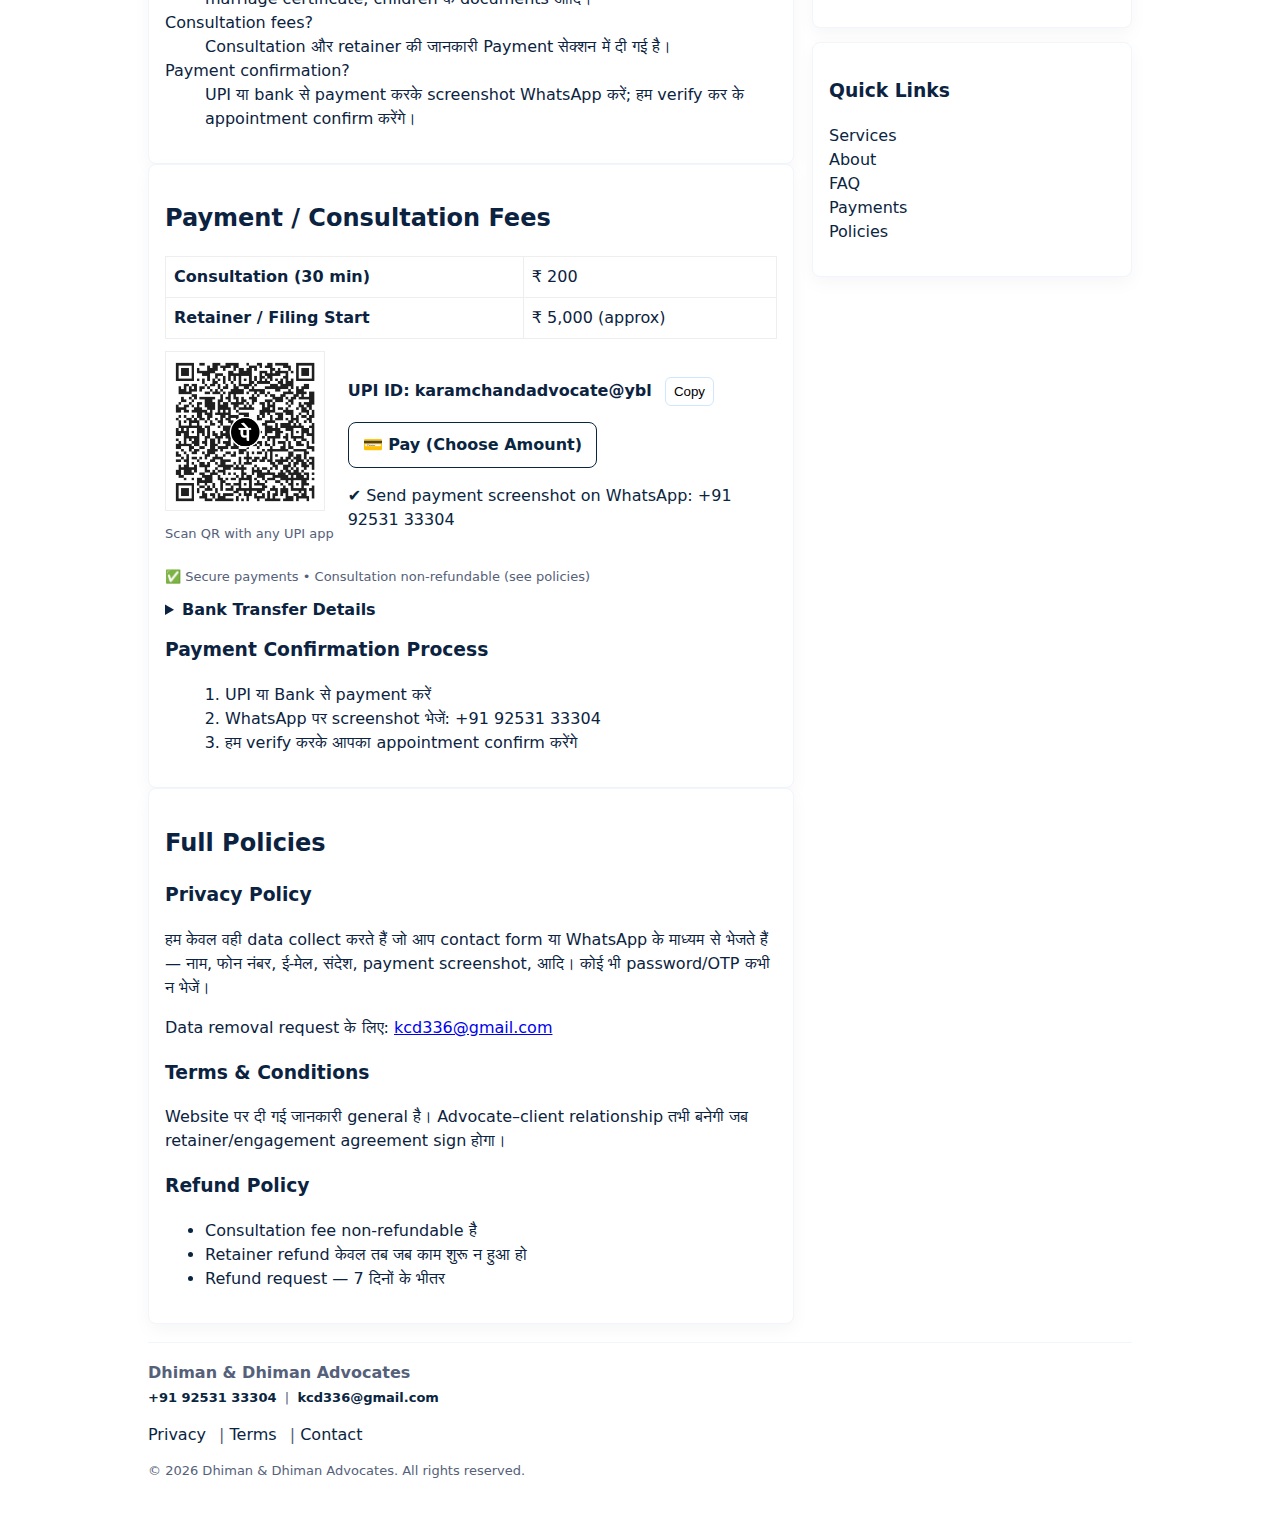
<file: index.old.html>
<!doctype html>
<html lang="hi">
<head>
  <meta charset="utf-8" />
  <meta name="viewport" content="width=device-width,initial-scale=1" />
  <title>Dhiman & Dhiman Advocates — Panipat | Contact: +91 92531 33304</title>

  <meta name="description" content="Dhiman & Dhiman Advocates — 20+ years experience in Civil, Family, Property, RERA, Arbitration. Call/WhatsApp +91 92531 33304." />
  <meta name="keywords" content="Advocate Panipat, Lawyer Panipat, RERA lawyer, Civil litigation Panipat, Family lawyer Panipat">
  <meta name="author" content="Karamchand Dhiman">
  <link rel="canonical" href="https://kcd336.github.io/dhimanadvocates/" />
  <meta name="theme-color" content="#0a2540">
  <link rel="icon" href="favicon.ico">

  <!-- Open Graph / Social preview tags -->
  <meta property="og:type" content="website" />
  <meta property="og:title" content="Dhiman & Dhiman Advocates — Panipat" />
  <meta property="og:description" content="Experienced advocates in Panipat — Civil, Family, Property, RERA, Arbitration. Call/WhatsApp +91 92531 33304." />
  <meta property="og:url" content="https://kcd336.github.io/dhimanadvocates/" />
  <meta property="og:site_name" content="Dhiman & Dhiman Advocates" />
  <meta property="og:image" content="https://kcd336.github.io/dhimanadvocates/upi-qr.png" />
  <meta property="og:image:alt" content="Dhiman & Dhiman Advocates — Panipat" />
  <meta name="twitter:card" content="summary_large_image" />
  <meta name="twitter:title" content="Dhiman & Dhiman Advocates — Panipat" />
  <meta name="twitter:description" content="Experienced advocates in Panipat — Civil, Family, Property, RERA, Arbitration. Call/WhatsApp +91 92531 33304." />
  <meta name="twitter:image" content="https://kcd336.github.io/dhimanadvocates/upi-qr.png" />

  <!-- Structured Data (LegalService + FAQ) -->
  <script type="application/ld+json">
  {
    "@context":"https://schema.org",
    "@graph":[
      {
        "@type":"LegalService",
        "@id":"https://kcd336.github.io/dhimanadvocates/#legalservice",
        "name":"Dhiman & Dhiman Advocates",
        "url":"https://kcd336.github.io/dhimanadvocates/",
        "telephone":"+919253133304",
        "address":{
          "@type":"PostalAddress",
          "streetAddress":"Near Panipat Court Complex",
          "addressLocality":"Panipat",
          "addressRegion":"Haryana",
          "postalCode":"132103",
          "addressCountry":"IN"
        },
        "openingHours":"Mo-Sa 10:30-18:30",
        "priceRange":"Contact for fees"
      },
      {
        "@type":"FAQPage",
        "@id":"https://kcd336.github.io/dhimanadvocates/#faq",
        "mainEntity":[
          {
            "@type":"Question",
            "name":"Appointment कैसे लें?",
            "acceptedAnswer":{"@type":"Answer","text":"WhatsApp / Contact Form से appointment बुक करें।"}
          },
          {
            "@type":"Question",
            "name":"कौन से documents चाहिए?",
            "acceptedAnswer":{"@type":"Answer","text":"Case-type के अनुसार docs — property के लिए sale deed, registry आदि।"}
          },
          {
            "@type":"Question",
            "name":"Consultation fees?",
            "acceptedAnswer":{"@type":"Answer","text":"Consultation fee और retainer की जानकारी वेबसाइट के Payment सेक्शन में दी है।"}
          }
        ]
      }
    ]
  }
  </script>

  <!-- Combined CSS: original improved styles + visual patch to match first look -->
  <style>
    /* ---------- Base / improved styles (kept from second file) ---------- */
    :root{
      --brand:#0a2540;
      --muted:#eef6ff;
      --accent:#0a2540;
      --text:#0b2340;
      --muted-text:#55617a;
      --radius:10px;
      --container:1020px;
    }
    *{box-sizing:border-box}
    html,body{height:100%}
    body{
      font-family:system-ui,-apple-system,Segoe UI,Roboto,Helvetica,Arial;
      margin:0;color:var(--text);line-height:1.5;background:#fff;
      -webkit-font-smoothing:antialiased;-moz-osx-font-smoothing:grayscale;
    }
    .container{max-width:var(--container);margin:0 auto;padding:18px}
    header{
      display:flex;align-items:center;justify-content:space-between;
      padding:12px 0;border-bottom:1px solid #eef4fb;gap:12px;
    }
    .logo{display:flex;align-items:center;gap:12px}
    .logo svg{height:56px;width:auto}
    .logo strong{display:block;font-size:16px}
    nav{display:flex;align-items:center;gap:8px}
    nav a{margin-left:6px;text-decoration:none;color:var(--text);padding:8px;border-radius:8px}
    nav a:hover{background:rgba(10,37,64,0.04)}
    .cta{background:var(--brand);color:#fff;padding:8px 12px;border-radius:8px;text-decoration:none;font-weight:600}
    .menu-toggle{display:none;background:transparent;border:0;color:var(--brand);font-weight:700;padding:8px 10px;border-radius:8px}
    .mobile-nav{display:none;flex-direction:column;gap:8px;padding:12px 0}
    @media(max-width:900px){
      nav{display:none}
      .menu-toggle{display:inline-flex}
      .mobile-nav{display:flex}
      .mobile-nav.hidden{display:none}
    }

    .hero{
      background:linear-gradient(180deg,var(--muted),#fff);
      padding:28px;border-radius:var(--radius);margin-top:16px;text-align:center
    }
    .hero h1{margin:0 0 8px;font-size:28px}
    .hero p{margin:6px 0;color:var(--muted-text)}

    .grid{
      display:grid;grid-template-columns:1fr 340px;gap:18px;margin-top:18px;
      align-items:start;
    }
    @media(max-width:900px){ .grid{grid-template-columns:1fr} .container{padding:14px} }

    .card{background:#fff;padding:16px;border-radius:10px;box-shadow:0 6px 18px rgba(10,37,64,.04);border:1px solid #f0f6fb}
    .small{font-size:13px;color:var(--muted-text)}
    .smalllinks a{margin-right:8px;color:var(--brand);text-decoration:none}

    /* Services list */
    #services ul{padding-left:18px;margin:8px 0}
    #services li{margin:8px 0}

    /* Testimonials */
    .testimonials-grid{display:grid;grid-template-columns:repeat(auto-fit,minmax(220px,1fr));gap:12px;margin-top:8px}
    .testimonial{background:#fbfdff;border:1px solid #e9f2fb;padding:12px;border-radius:8px}
    .testimonial .quote{font-style:italic;margin:0 0 8px;color:#123}
    .testimonial .who{font-weight:700;font-size:13px;margin:0;color:var(--brand)}

    /* Contact form */
    form label{display:block;margin-top:10px;font-weight:600;font-size:13px}
    form input, form select, form textarea, form button{
      width:100%;padding:10px;border-radius:8px;border:1px solid #e6eef9;margin-top:6px;font-size:14px;
    }
    form input:focus, form select:focus, form textarea:focus{outline:2px solid rgba(10,37,64,0.08)}
    form button{background:var(--brand);color:#fff;border:0;padding:10px 12px;cursor:pointer;font-weight:700}
    .badge{display:inline-block;background:#e9f2fb;color:var(--brand);padding:6px 8px;border-radius:6px;font-weight:700}

    table th, table td{padding:8px;border:1px solid #eee}
    details summary{cursor:pointer;font-weight:700}

    footer{margin-top:18px;padding:18px 0;border-top:1px solid #f0f6fb;color:var(--muted-text)}
    footer a{color:var(--brand);text-decoration:none}

    #backToTop{position:fixed;right:18px;bottom:18px;width:44px;height:44px;border-radius:50%;background:var(--brand);color:#fff;display:none;align-items:center;justify-content:center;cursor:pointer;box-shadow:0 6px 18px rgba(10,37,64,.12);z-index:9999}
    #formToast{position:fixed;right:18px;bottom:78px;background:var(--brand);color:#fff;padding:10px 12px;border-radius:8px;display:none;z-index:9999;max-width:320px;text-align:center}
    .muted-note{font-size:13px;color:var(--muted-text)}


    /* ---------- Visual patch: make second look like first (overrides) ---------- */
    :root{
      --radius-patch:8px;
    }

    /* Header / nav tweaks to match first visuals */
    header{
      padding:12px 0;
      gap:12px;
      border-bottom:1px solid #eef4fb;
    }
    .logo svg{ height:56px; width:auto; }
    .logo strong{ font-size:15px; }
    nav a{ margin-left:12px; text-decoration:none; color:var(--text); padding:6px 8px; border-radius:6px; }
    nav a:hover{ color:var(--brand); background:rgba(10,37,64,0.06); transition:.18s; }

    /* Hero adjustments */
    .hero{
      border-radius:8px;
      padding:28px;
      margin-top:16px;
      text-align:center;
      background: linear-gradient(180deg,var(--muted),#fff);
    }
    .hero h1{ font-size:30px; margin:0 0 8px; }

    /* Grid & sidebar width to match first look */
    .grid{ display:grid; grid-template-columns:1fr 320px; gap:18px; margin-top:18px; align-items:start; }
    @media(max-width:900px){ .grid{ grid-template-columns:1fr } }

    /* Card styling closer to first */
    .card{
      background:#fff;
      padding:16px;
      border-radius:8px;
      box-shadow:0 6px 18px rgba(10,37,64,.04);
      border:1px solid #f0f6fb;
    }

    .small{ font-size:13px; color:#55617a; }
    .testimonial .who{ color:#0a2540; }

    .cta{ background:var(--brand); color:#fff; padding:8px 12px; border-radius:8px; text-decoration:none; font-weight:600; }

    #backToTop{
      position:fixed; right:18px; bottom:18px; width:44px; height:44px; border-radius:50%;
      background:#0a2540; color:#fff; display:none; align-items:center; justify-content:center;
      cursor:pointer; box-shadow:0 6px 18px rgba(10,37,64,0.12); z-index:9999;
    }

    #payments img{ border:1px solid #eee; padding:8px; background:#fff; width:160px; height:160px; object-fit:contain; }

    input, select, textarea, button{ border-radius:8px; }

    /* Minor spacing adjustments */
    header .logo{ gap:12px; }
    .testimonials-grid{ margin-top:8px; gap:12px; }

    /* Toast style like first file */
    #formToast{ position:fixed; right:18px; bottom:78px; background:#0a2540; color:#fff; padding:10px 12px; border-radius:8px; display:none; z-index:9999; }
  </style>
</head>

<body>
  <div class="container" id="top">
    <header>
      <div class="logo" role="banner">
        <svg viewBox="0 0 300 100" xmlns="http://www.w3.org/2000/svg" aria-hidden="true" focusable="false">
          <rect rx="12" width="300" height="100" fill="#0a2540"/>
          <text x="24" y="58" font-family="Arial" font-size="22" fill="#fff">Dhiman & Dhiman</text>
          <text x="24" y="80" font-family="Arial" font-size="11" fill="#bcd2ff">Advocates • Panipat</text>
        </svg>
        <div>
          <strong>Dhiman & Dhiman Advocates</strong>
          <div class="small">Bar Nos: P/391/2004, P/1976/2012</div>
        </div>
      </div>

      <nav aria-label="Main navigation">
        <a href="#services">Services</a>
        <a href="#about">About</a>
        <a href="#faq">FAQ</a>
        <a href="#contact" class="cta">Contact</a>
      </nav>

      <!-- Mobile toggle -->
      <button class="menu-toggle" id="menuToggle" aria-expanded="false" aria-controls="mobileNav">☰ Menu</button>
    </header>

    <!-- mobile nav (hidden by default on desktop) -->
    <div id="mobileNav" class="mobile-nav hidden" aria-hidden="true">
      <a href="#services">Services</a>
      <a href="#about">About</a>
      <a href="#faq">FAQ</a>
      <a href="#contact" class="cta">Contact</a>
    </div>

    <section class="hero" role="region" aria-labelledby="heroHeading">
      <h1 id="heroHeading">20+ वर्षों का अनुभवी कानूनी अनुभव</h1>
      <p>Civil, Family, Property, RERA, NI Act, Labour, Arbitration, MACT — Panipat & NCR</p>
      <p>
        <a class="cta" href="https://wa.me/919253133304?text=Hello%20Advocate%20Karamchand%2C%20I%20want%20to%20book%20a%20consultation." rel="noopener">
          📲 Book via WhatsApp — +91 92531 33304
        </a>
      </p>
      <p class="muted-note">या कॉल करें: <a href="tel:+919253133304" rel="noopener">+91 92531 33304</a></p>
    </section>

    <div class="grid" role="main">
      <div>

        <!-- SERVICES -->
        <section id="services" class="card" aria-labelledby="servicesHeading">
          <h2 id="servicesHeading">हमारी सेवाएँ</h2>
          <ul>
            <li><strong>Family Law:</strong> Divorce, maintenance, custody, domestic violence</li>
            <li><strong>Civil Litigation:</strong> Property disputes, contracts, injunctions</li>
            <li><strong>Property & RERA:</strong> Title issues, builder disputes, RERA complaints</li>
            <li><strong>NI Act:</strong> Cheque bounce & commercial recovery</li>
            <li><strong>Arbitration:</strong> Drafting, representation & enforcement</li>
            <li><strong>Motor Accident Claims:</strong> MACT claims and compensation</li>
          </ul>
          <p class="small">Tip: हर सेवा पर case-type के अनुसार आवश्यक दस्तावेज पहले से तैयार रखें — इससे सलाह जल्दी मिलती है।</p>
        </section>

        <!-- ABOUT -->
        <section id="about" class="card" aria-labelledby="aboutHeading">
          <h2 id="aboutHeading">About — Dhiman & Dhiman</h2>

          <article aria-labelledby="karamHead">
            <h3 id="karamHead">Adv. Karamchand Dhiman (P/391/2004)</h3>
            <p>20+ वर्षों का अनुभव — Civil, Property, Family & RERA। Court representation & advisory दोनों में expertise।</p>
          </article>

          <article aria-labelledby="dhanHead">
            <h3 id="dhanHead">Adv. Dhan Maheshwari Dhiman (P/1976/2012)</h3>
            <p>Specialist in Labour law, NI Act, Motor Accident & Arbitration. Client-focused strategy और empathetic counselling।</p>
          </article>
        </section>

        <!-- TESTIMONIALS -->
        <section class="card" id="testimonials" aria-labelledby="testimonialsHeading">
          <h2 id="testimonialsHeading">Client Testimonials</h2>
          <div class="testimonials-grid" role="list">
            <div class="testimonial" role="listitem">
              <p class="quote">“Adv. Karamchand handled my property dispute professionally — clear advice and quick action. Highly recommended.”</p>
              <p class="who">— Ms. S. Sharma, Panipat</p>
            </div>

            <div class="testimonial" role="listitem">
              <p class="quote">“Compassionate and firm support in a family matter. The outcome was better than expected.”</p>
              <p class="who">— Mr. R. Verma, Karnal</p>
            </div>

            <div class="testimonial" role="listitem">
              <p class="quote">“Fast responses, transparent fees and excellent courtroom skills.”</p>
              <p class="who">— Ms. Neha, Delhi</p>
            </div>

            <div class="testimonial small-note" role="note">
              Want to leave a review? Send a short message or screenshot to
              <a href="https://wa.me/919253133304" rel="noopener">WhatsApp</a>.
            </div>
          </div>
        </section>

        <!-- FAQ -->
        <section id="faq" class="card" aria-labelledby="faqHeading">
          <h2 id="faqHeading">FAQ</h2>

          <dl class="accordion">
            <dt>Appointment कैसे लें?</dt>
            <dd>WhatsApp / Contact Form से appointment बुक करें — हम 24–48 घंटे में प्रतिक्रिया देते हैं।</dd>

            <dt>कौन से documents चाहिए?</dt>
            <dd>Case-type के अनुसार: property के लिए sale deed, registry; family के लिए marriage certificate, children के documents आदि।</dd>

            <dt>Consultation fees?</dt>
            <dd>Consultation और retainer की जानकारी Payment सेक्शन में दी गई है।</dd>

            <dt>Payment confirmation?</dt>
            <dd>UPI या bank से payment करके screenshot WhatsApp करें; हम verify कर के appointment confirm करेंगे।</dd>
          </dl>
        </section>

        <!-- PAYMENT SECTION -->
        <section id="payments" class="card" aria-labelledby="paymentsHeading">
          <h2 id="paymentsHeading">Payment / Consultation Fees</h2>

          <table style="width:100%;border-collapse:collapse;margin-bottom:12px;">
            <tr>
              <td style="padding:8px;border:1px solid #eee;font-weight:600">Consultation (30 min)</td>
              <td style="padding:8px;border:1px solid #eee">₹ 200</td>
            </tr>
            <tr>
              <td style="padding:8px;border:1px solid #eee;font-weight:600">Retainer / Filing Start</td>
              <td style="padding:8px;border:1px solid #eee">₹ 5,000 (approx)</td>
            </tr>
          </table>

          <div style="display:flex;gap:14px;align-items:center;flex-wrap:wrap;">
            <div>
              <img src="upi-qr.png" alt="UPI QR — Dhiman & Dhiman (karamchandadvocate@ybl)" width="160" height="160" loading="lazy" style="width:160px;height:160px;border:1px solid #eee;padding:8px;background:#fff;display:block;object-fit:contain">
              <p class="small">Scan QR with any UPI app</p>
            </div>

            <div style="flex:1">
              <p>
                <strong>UPI ID:</strong>
                <span id="upi-id-display" style="font-weight:700;">karamchandadvocate@ybl</span>
                <button id="copyUpi" style="margin-left:8px;padding:6px 8px;border-radius:6px;border:1px solid #d0e6ff;background:#fff;cursor:pointer">Copy</button>
              </p>

              <p>
                <a id="payLink" href="upi://pay?pa=karamchandadvocate@ybl&pn=Dhiman%20Advocates&cu=INR" style="padding:10px 14px;border-radius:8px;border:1px solid var(--brand);text-decoration:none;color:var(--brand);display:inline-block;font-weight:700">💳 Pay (Choose Amount)</a>
              </p>

              <p>
                <a href="https://wa.me/919253133304?text=मैंने%20payment%20कर%20दी%20है%20—%20कृपया%20verify%20करें" style="text-decoration:none;color:var(--brand)" rel="noopener">
                  ✔ Send payment screenshot on WhatsApp: +91 92531 33304
                </a>
              </p>
            </div>
          </div>

          <div style="margin-top:10px;font-size:13px;color:var(--muted-text)">
            ✅ Secure payments • Consultation non-refundable (see policies)
          </div>

          <!-- BANK DETAILS -->
          <details style="margin-top:12px;">
            <summary style="cursor:pointer;">Bank Transfer Details</summary>
            <div style="margin-top:8px;">
              <p class="small"><strong>Account Name:</strong> Karamchand Dhiman </p>
              <p class="small"><strong>Account No:</strong> 1234567890</p>
              <p class="small"><strong>IFSC:</strong> SBIN0030512</p>
              <p class="small"><strong>Bank:</strong> State Bank of India</p>
            </div>
          </details>

          <h3 style="margin-top:14px;">Payment Confirmation Process</h3>
          <ol style="margin-left:20px;">
            <li>UPI या Bank से payment करें</li>
            <li>WhatsApp पर screenshot भेजें: +91 92531 33304</li>
            <li>हम verify करके आपका appointment confirm करेंगे</li>
          </ol>
        </section>

        <!-- Policies -->
        <section class="card" id="policies" aria-labelledby="policiesHeading">
          <h2 id="policiesHeading">Full Policies</h2>
          <h3>Privacy Policy</h3>
          <p>हम केवल वही data collect करते हैं जो आप contact form या WhatsApp के माध्यम से भेजते हैं — नाम, फोन नंबर, ई-मेल, संदेश, payment screenshot, आदि। कोई भी password/OTP कभी न भेजें।</p>
          <p>Data removal request के लिए: <a href="mailto:kcd336@gmail.com">kcd336@gmail.com</a></p>

          <h3>Terms & Conditions</h3>
          <p>Website पर दी गई जानकारी general है। Advocate–client relationship तभी बनेगी जब retainer/engagement agreement sign होगा।</p>

          <h3>Refund Policy</h3>
          <ul>
            <li>Consultation fee non-refundable है</li>
            <li>Retainer refund केवल तब जब काम शुरू न हुआ हो</li>
            <li>Refund request — 7 दिनों के भीतर</li>
          </ul>
        </section>

      </div> <!-- left column end -->

      <!-- SIDEBAR -->
      <aside>
        <div class="card" id="contact" aria-labelledby="contactHeading">
          <h2 id="contactHeading">Contact / Appointment</h2>

          <p class="badge">Call / WhatsApp</p>
          <p style="font-size:18px;font-weight:700;"><a href="tel:+919253133304" rel="noopener">+91 92531 33304</a></p>
          <p>Email: <a href="mailto:kcd336@gmail.com">kcd336@gmail.com</a></p>

          <!-- CONTACT FORM -->
          <form id="contactForm" action="https://formspree.io/f/mjkbnbwl" method="POST" aria-label="Contact form">
            <label for="name">Name*</label>
            <input id="name" name="name" required aria-required="true" placeholder="पूरा नाम">

            <label for="phone">Phone*</label>
            <input id="phone" name="phone" required pattern="[0-9+ ]{7,20}" aria-required="true" placeholder="+91 9XXXXXXXXX">

            <label for="email">Email</label>
            <input id="email" name="email" type="email" placeholder="आपका ईमेल (optional)">

            <label for="service">Service</label>
            <select id="service" name="service">
              <option>Family Law</option>
              <option>Civil Litigation</option>
              <option>RERA / Property</option>
              <option>Arbitration</option>
              <option>Other</option>
            </select>

            <label for="message">Message</label>
            <textarea id="message" name="message" rows="3" placeholder="कृपया केस का संक्षिप्त वर्णन करें"></textarea>

            <input type="hidden" name="_subject" value="New consultation request">
            <button type="submit" aria-label="Send message">Send</button>
          </form>

          <p id="formMsg" style="display:none;margin-top:8px;color:var(--brand);font-weight:700;"></p>

          <h3 style="margin-top:14px;">Office Hours</h3>
          <p>Mon–Sat: 10:30 AM – 6:30 PM<br/>Sunday: Closed</p>

          <h3>Location</h3>
          <p class="small"><strong>Office Address:</strong> Near Panipat Court Complex, Panipat, Haryana</p>

          <iframe title="Panipat location" src="https://www.google.com/maps?q=Panipat+Haryana&output=embed" width="100%" height="180" style="border:0;" allowfullscreen loading="lazy" referrerpolicy="no-referrer-when-downgrade"></iframe>

          <h3>Payment</h3>
          <p>UPI / Bank दोनों स्वीकार हैं।<br>Screenshot भेजें: <a href="https://wa.me/919253133304" rel="noopener">WhatsApp</a></p>
        </div>

        <div class="card" style="margin-top:14px;">
          <h3>Quick Links</h3>
          <p class="smalllinks">
            <a href="#services">Services</a><br/>
            <a href="#about">About</a><br/>
            <a href="#faq">FAQ</a><br/>
            <a href="#payments">Payments</a><br/>
            <a href="#policies">Policies</a>
          </p>
        </div>
      </aside>

    </div> <!-- GRID end -->

    <footer role="contentinfo">
      <div style="display:flex;flex-direction:column;gap:6px">
        <div>
          <strong>Dhiman & Dhiman Advocates</strong><br/>
          <span class="small">
            <a href="tel:+919253133304" style="font-weight:800;color:var(--brand);text-decoration:none">+91 92531 33304</a>
             &nbsp;|&nbsp;
            <a href="mailto:kcd336@gmail.com" style="font-weight:700;color:var(--brand);text-decoration:none">kcd336@gmail.com</a>
          </span>
        </div>
        <div class="smalllinks" style="margin-top:8px">
          <a href="#policies">Privacy</a> |
          <a href="#policies">Terms</a> |
          <a href="#contact">Contact</a>
        </div>
        <div class="muted-note" style="margin-top:8px">© <span id="year"></span> Dhiman & Dhiman Advocates. All rights reserved.</div>
      </div>
    </footer>
  </div>

  <!-- Small UI Elements: back-to-top + toast -->
  <div id="backToTop" title="Back to top" aria-hidden="true">↑</div>
  <div id="formToast" role="status" aria-live="polite"></div>

  <!-- Minimal JS: defer behaviour, accessible, non-blocking -->
  <script>
    (function(){
      // current year
      var yearEl = document.getElementById('year');
      if(yearEl) yearEl.textContent = new Date().getFullYear();

      // mobile menu toggle
      var menuBtn = document.getElementById('menuToggle');
      var mobileNav = document.getElementById('mobileNav');
      if(menuBtn && mobileNav){
        menuBtn.addEventListener('click', function(){
          var expanded = this.getAttribute('aria-expanded') === 'true';
          this.setAttribute('aria-expanded', String(!expanded));
          if(mobileNav.classList.contains('hidden')){ mobileNav.classList.remove('hidden'); mobileNav.setAttribute('aria-hidden','false'); }
          else { mobileNav.classList.add('hidden'); mobileNav.setAttribute('aria-hidden','true'); }
        });
      }

      // toast util
      var toast = document.getElementById('formToast');
      function showToast(msg, bg){
        if(!toast) return;
        toast.textContent = msg;
        toast.style.background = bg || '#0a2540';
        toast.style.color = '#fff';
        toast.style.display = 'block';
        setTimeout(function(){ toast.style.display = 'none'; }, 4500);
      }

      // contact form handling (fetch to Formspree)
      var form = document.getElementById('contactForm');
      if(form){
        form.addEventListener('submit', function(e){
          e.preventDefault();
          var data = new FormData(form);
          fetch(form.action, { method:'POST', body:data, headers:{ 'Accept':'application/json' } })
            .then(function(res){
              if(res.ok){
                showToast('धन्यवाद — आपका संदेश प्राप्त हुआ। हम शीघ्र संपर्क करेंगे।');
                form.reset();
              } else {
                showToast('कोई समस्या हुई — कृपया WhatsApp करें: +91 92531 33304','#9b1c1c');
              }
            }).catch(function(){
              showToast('Network error — कृपया WhatsApp करें: +91 92531 33304','#9b1c1c');
            });
        });
      }

      // back to top
      var backBtn = document.getElementById('backToTop');
      window.addEventListener('scroll', function(){
        if(window.scrollY > 300){
          backBtn.style.display = 'flex';
        } else {
          backBtn.style.display = 'none';
        }
      });
      if(backBtn) backBtn.addEventListener('click', function(){ window.scrollTo({top:0, behavior:'smooth'}); });

      // copy UPI
      document.addEventListener('click', function(e){
        if(e.target && e.target.id === 'copyUpi'){
          var txtEl = document.getElementById('upi-id-display');
          var txt = txtEl ? txtEl.textContent.trim() : '';
          if(navigator.clipboard && txt){
            navigator.clipboard.writeText(txt).then(function(){ showToast('UPI ID copied to clipboard'); }, function(){ showToast('Copy failed — please copy manually','#9b1c1c'); });
          } else {
            var tmp = document.createElement('textarea'); tmp.value = txt; document.body.appendChild(tmp); tmp.select();
            try{ document.execCommand('copy'); showToast('UPI ID copied to clipboard'); }catch(err){ showToast('Copy failed — please copy manually','#9b1c1c'); }
            tmp.remove();
          }
        }
      });

      // small accessibility: focus outlines for keyboard users
      function handleFirstTab(e){
        if(e.key === 'Tab'){
          document.documentElement.classList.add('user-is-tabbing');
          window.removeEventListener('keydown', handleFirstTab);
        }
      }
      window.addEventListener('keydown', handleFirstTab);
    })();
  </script>
</body>
</html>
</file>
